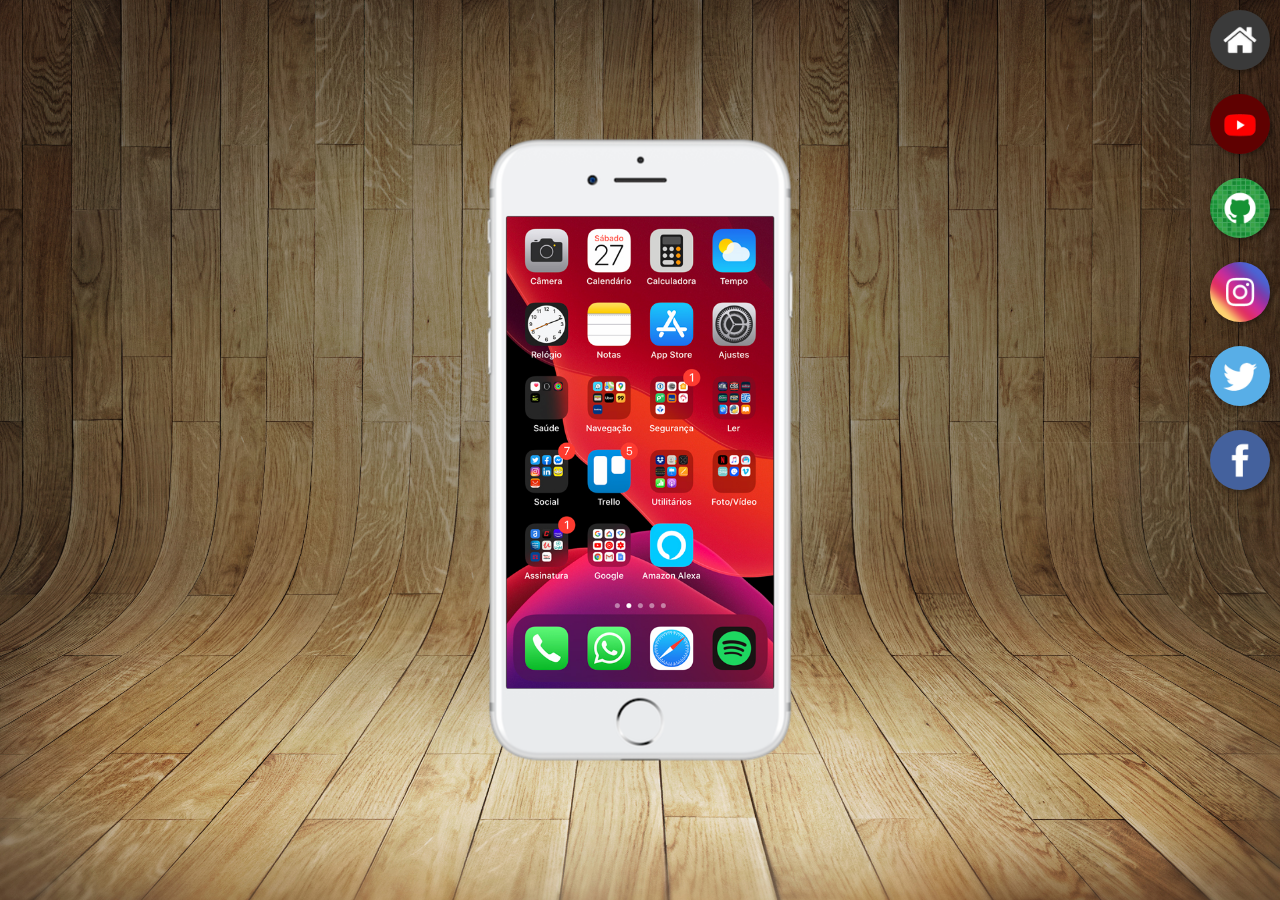
<file: index.html>
<!DOCTYPE html>
<html lang="pt-br">
<head>
    <meta charset="UTF-8">
    <meta name="viewport" content="width=device-width, initial-scale=1.0">
    <link rel="shortcut icon" href="favicon.ico" type="image/x-icon">
    <link rel="stylesheet" href="estilos/estilos.css">
    <title>Projeto Redes Sociais</title>
</head>
<body>
    <main>
        <section id="telefone">
            <iframe src="home.html" name="tela" id="tela" frameborder="0">
                Seu navegador não é compatível com isso.
            </iframe>
        </section>
        <section id="redes-sociais">
            <a href="home.html" target="tela"><img src="imagens/logo-home.jpg" alt="home"></a><br>
            <a href="youtube.html" target="tela"><img src="imagens/logo-youtube.jpg" alt="youtube"></a><br>
            <a href="github.html" target="tela"><img src="imagens/logo-github.jpg" alt="github"></a><br>
            <a href="instagram.html" target="tela"><img src="imagens/logo-instagram.jpg" alt="instagram"></a><br>
            <a href="twitter.html" target="tela"><img src="imagens/logo-twitter.jpg" alt="twitter"></a><br>
            <a href="facebook.html" target="tela"><img src="imagens/logo-facebook.jpg" alt="facebook"></a>
        </section>
        
    </main>
</body>
</html>
</file>
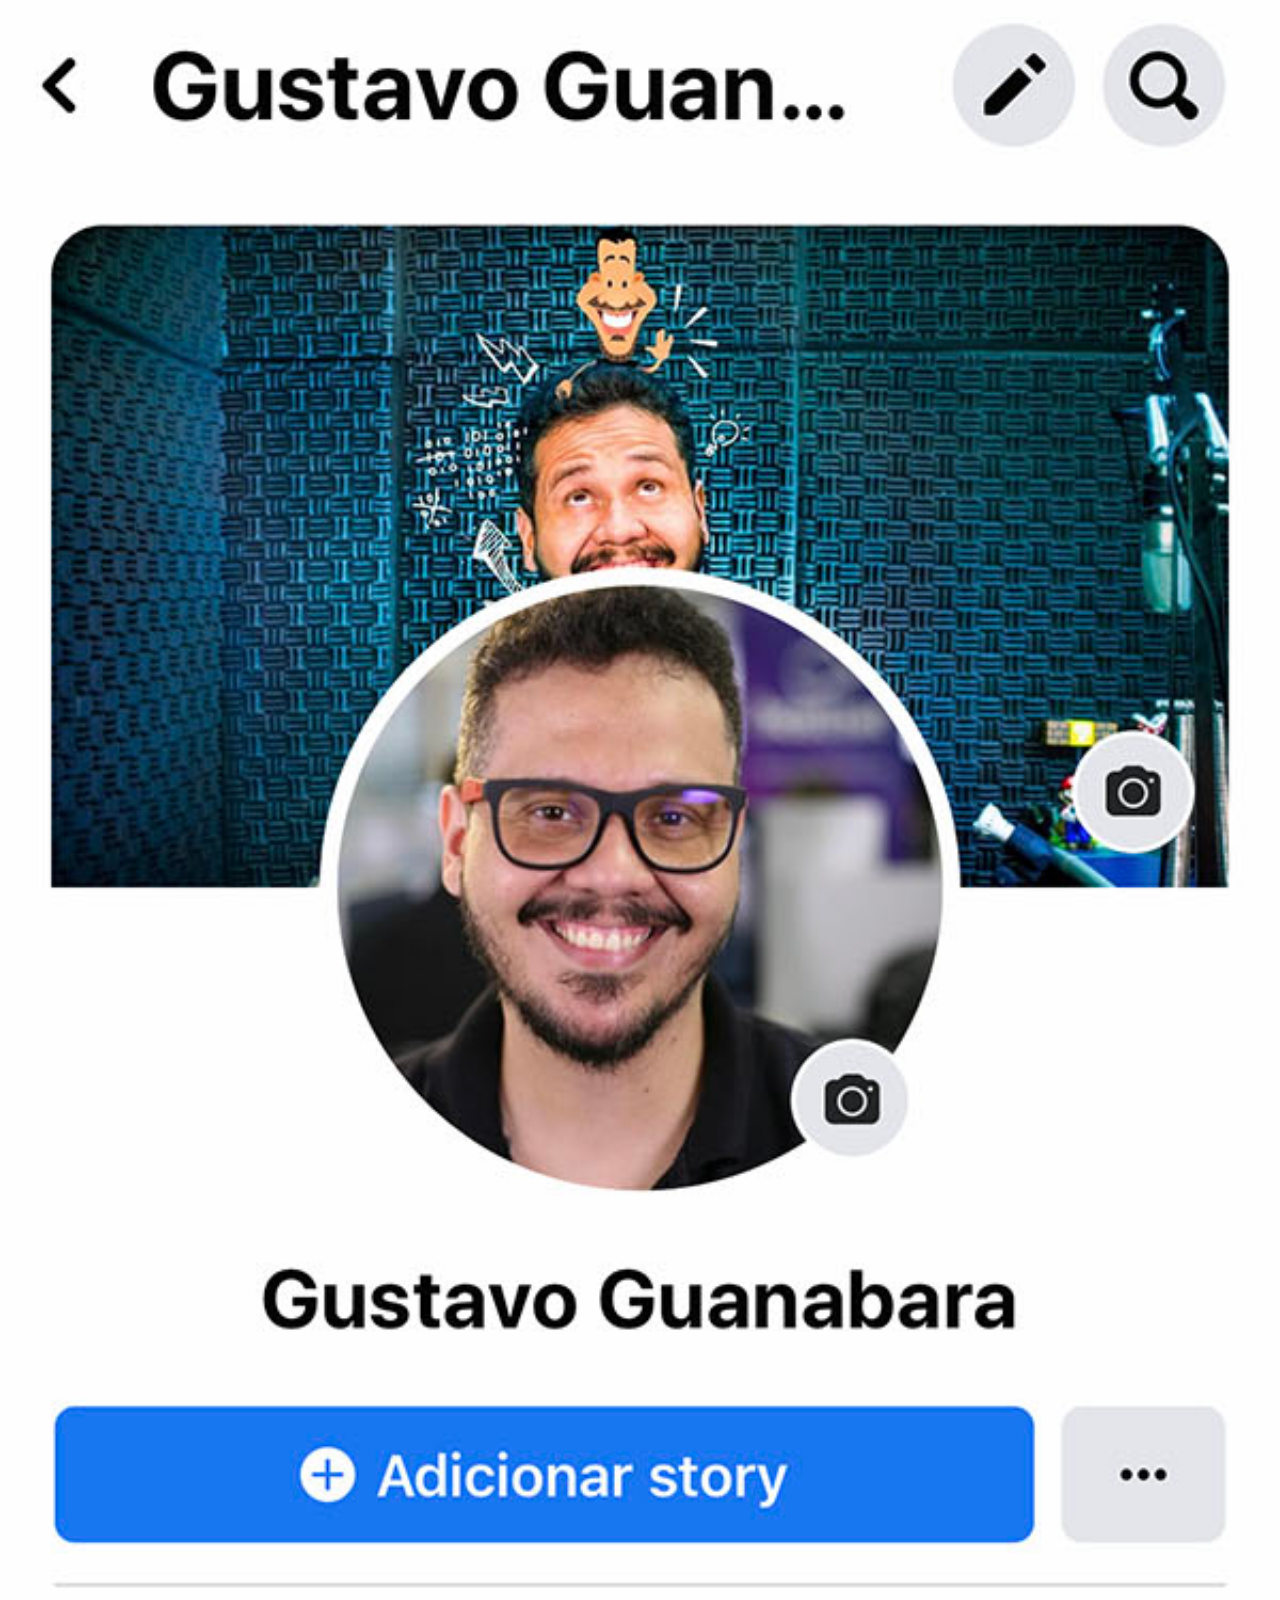
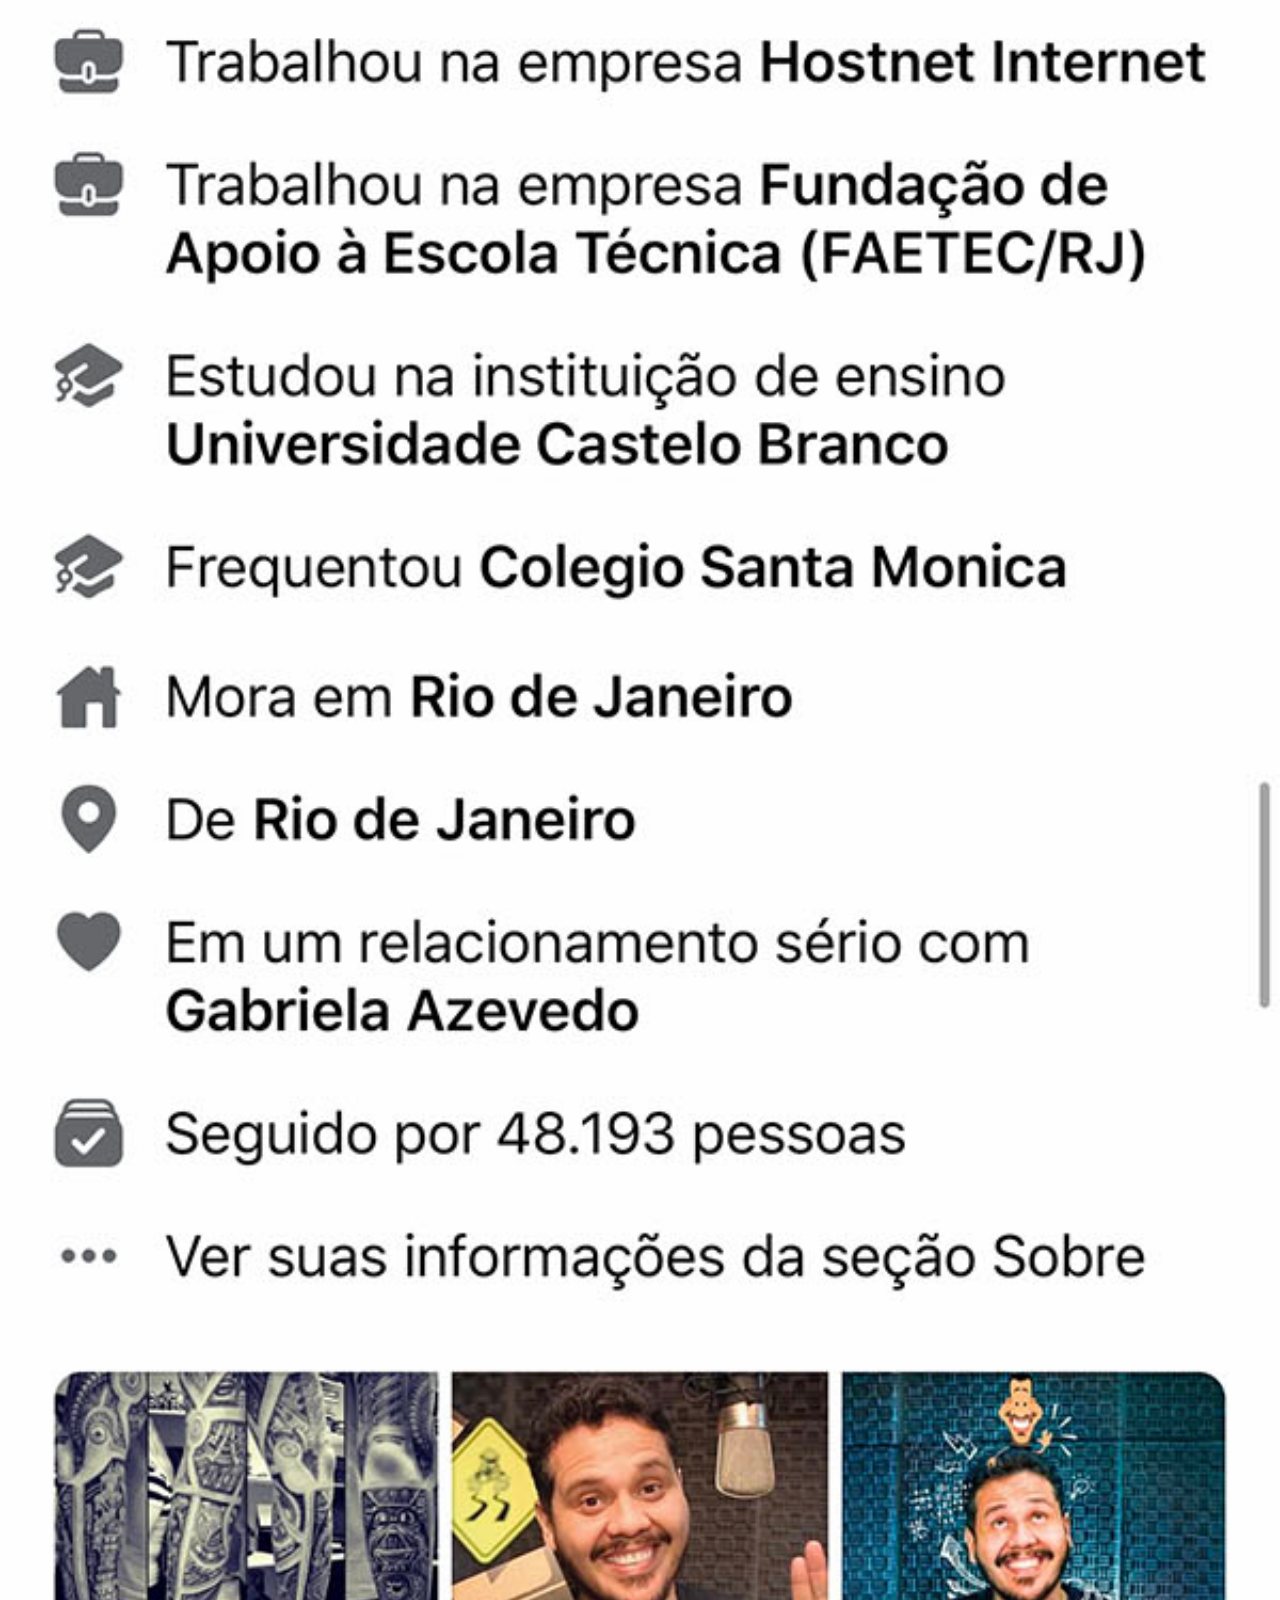
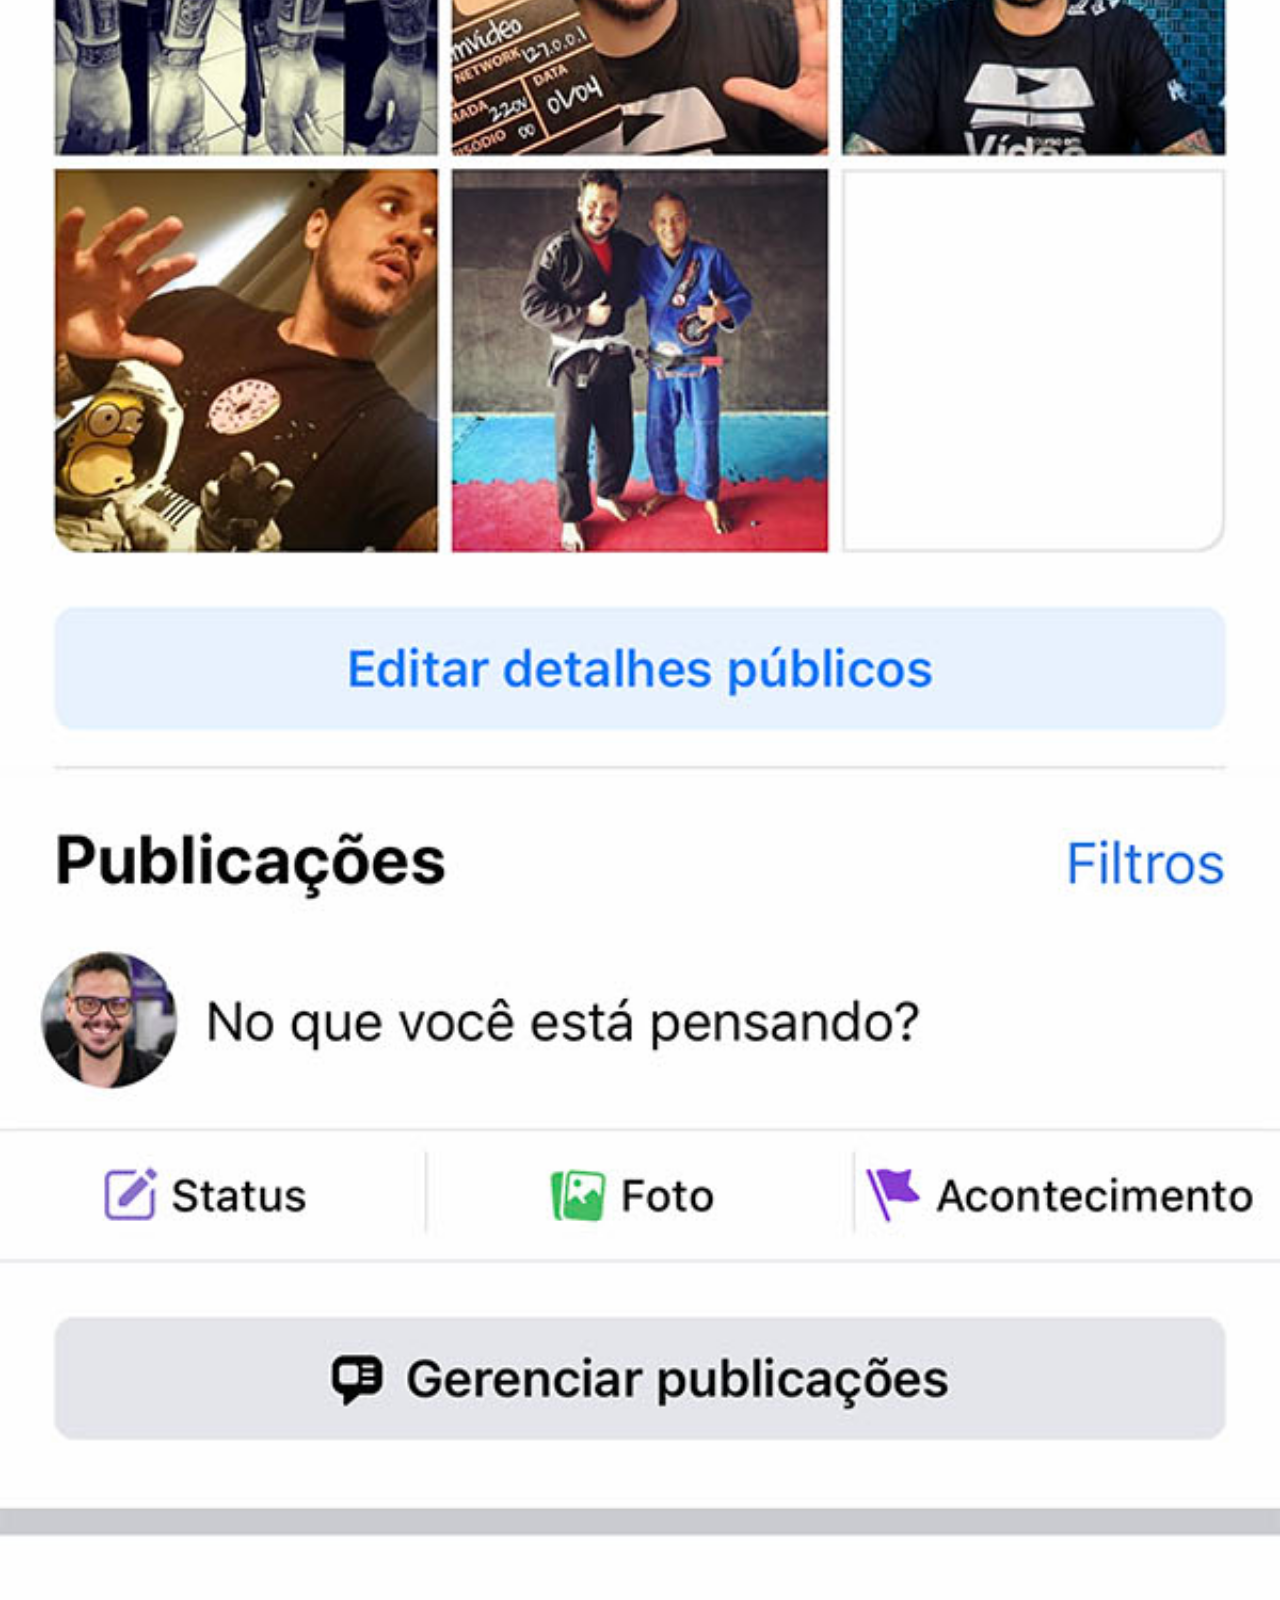
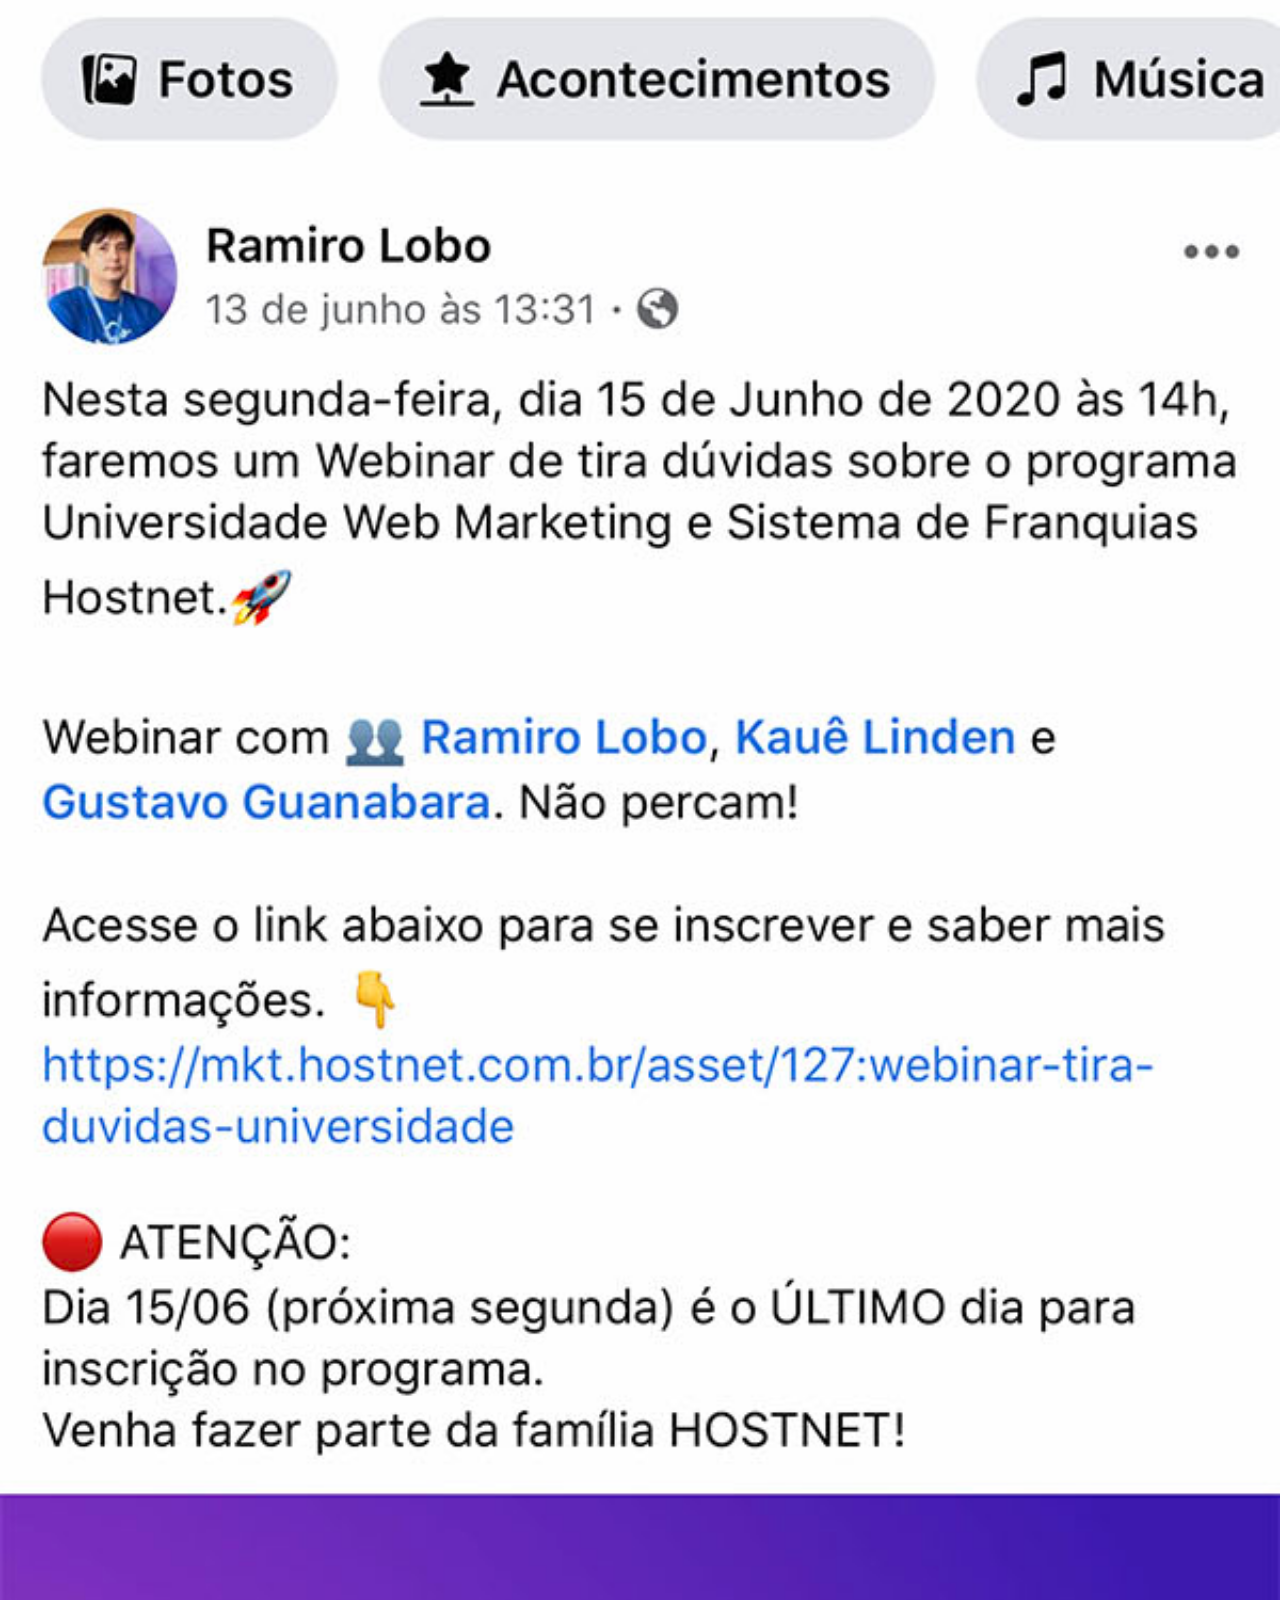
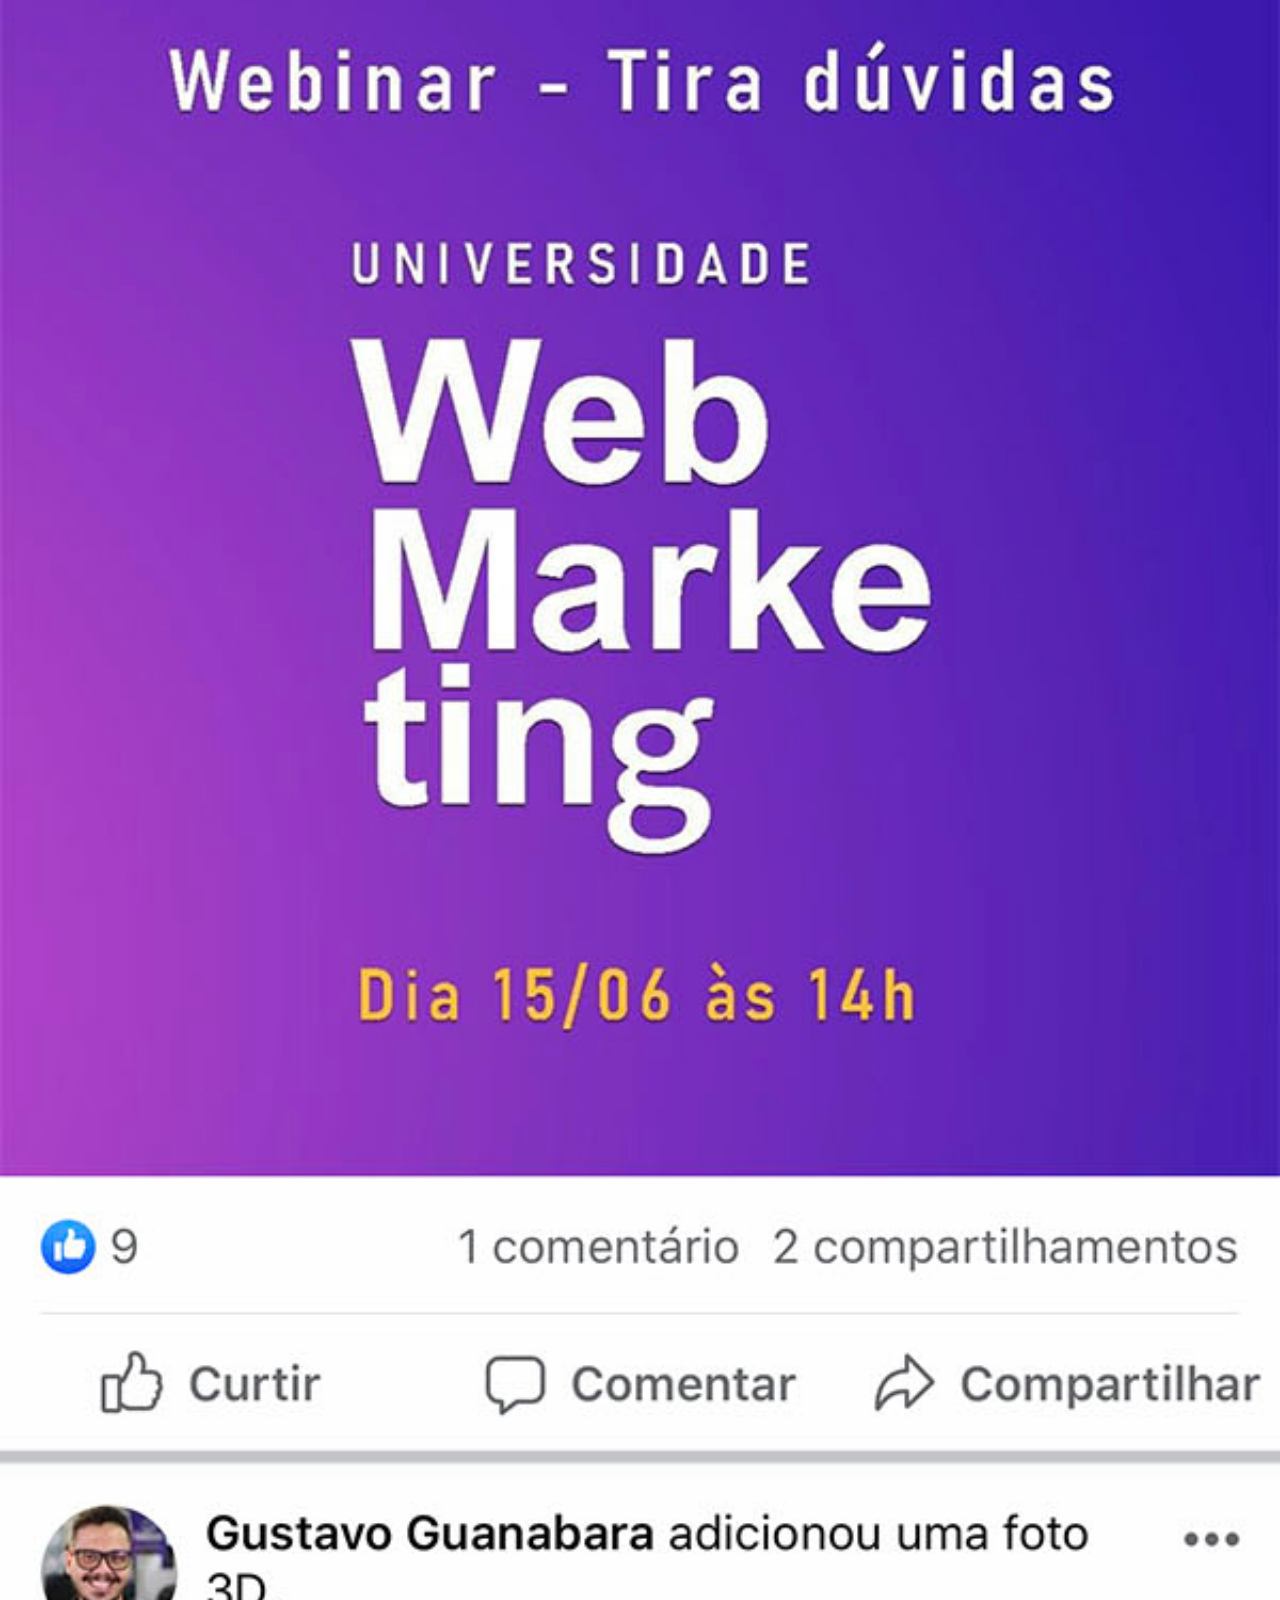
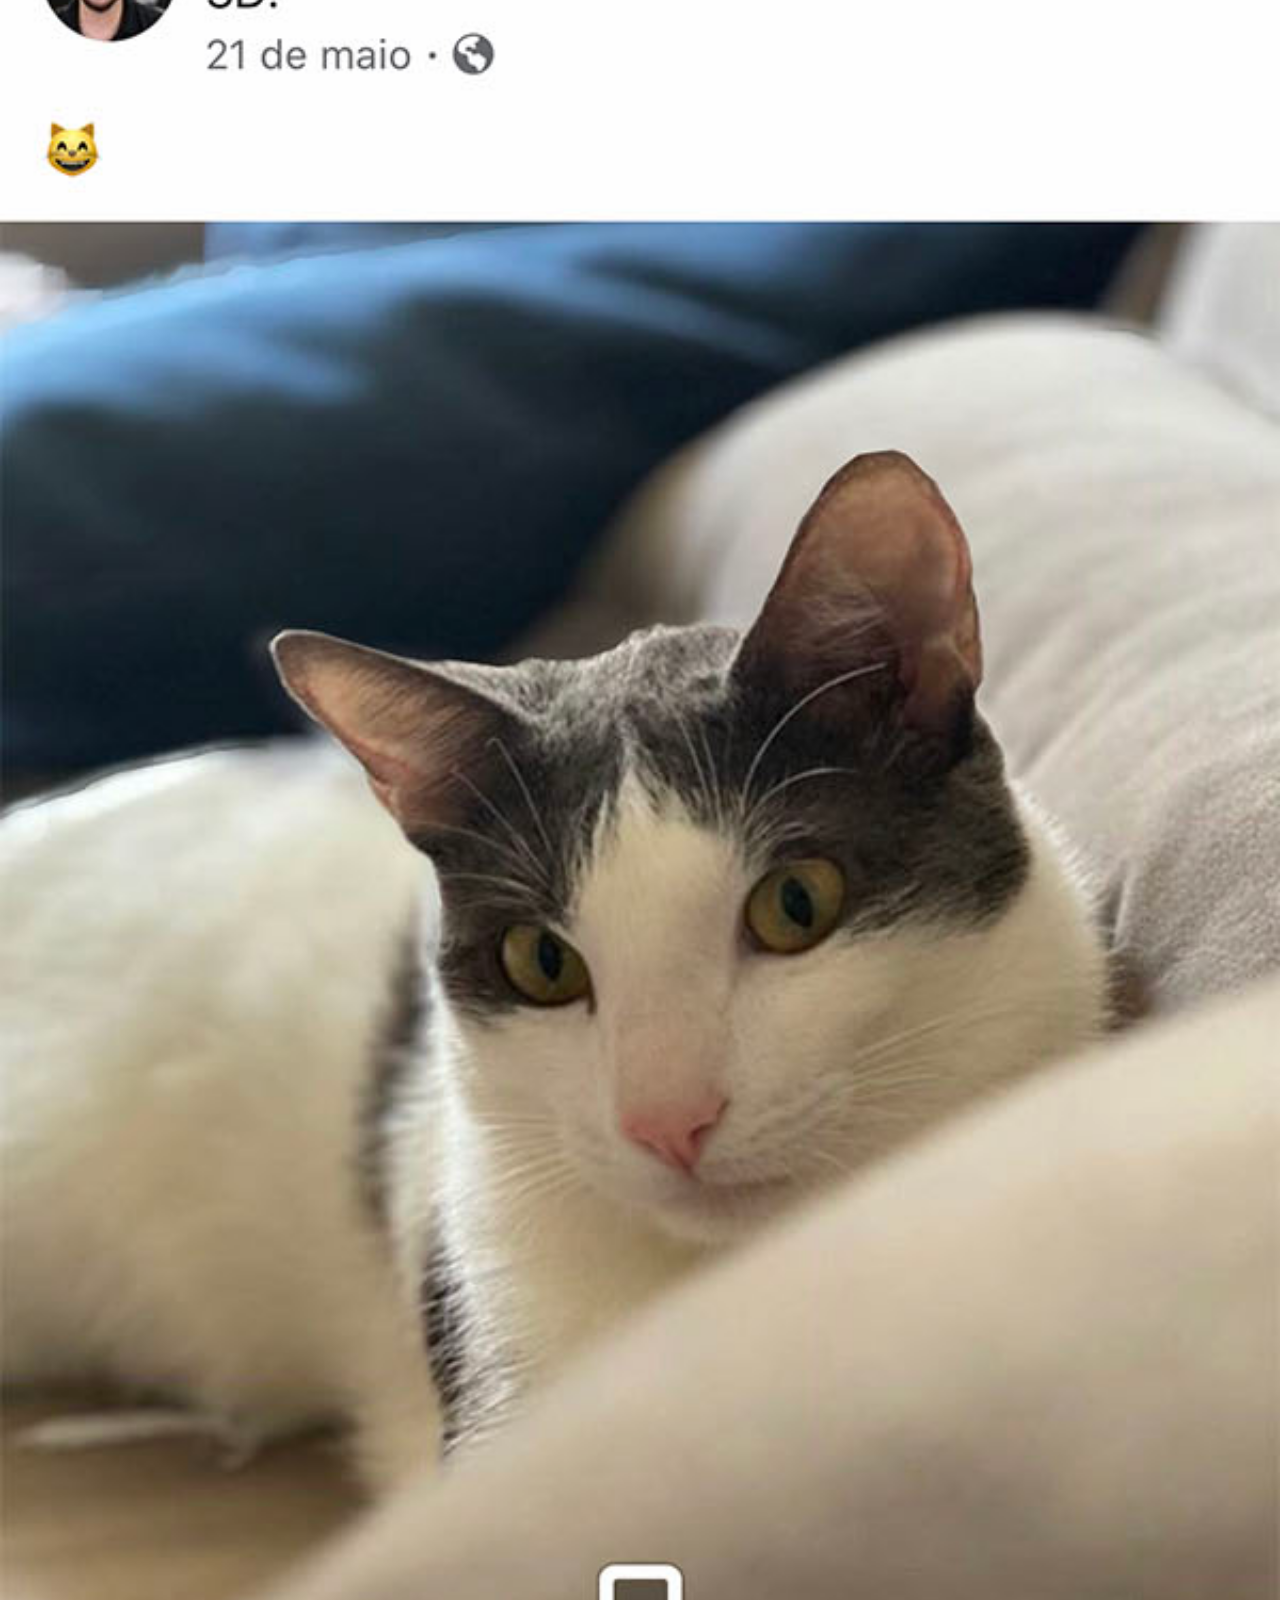
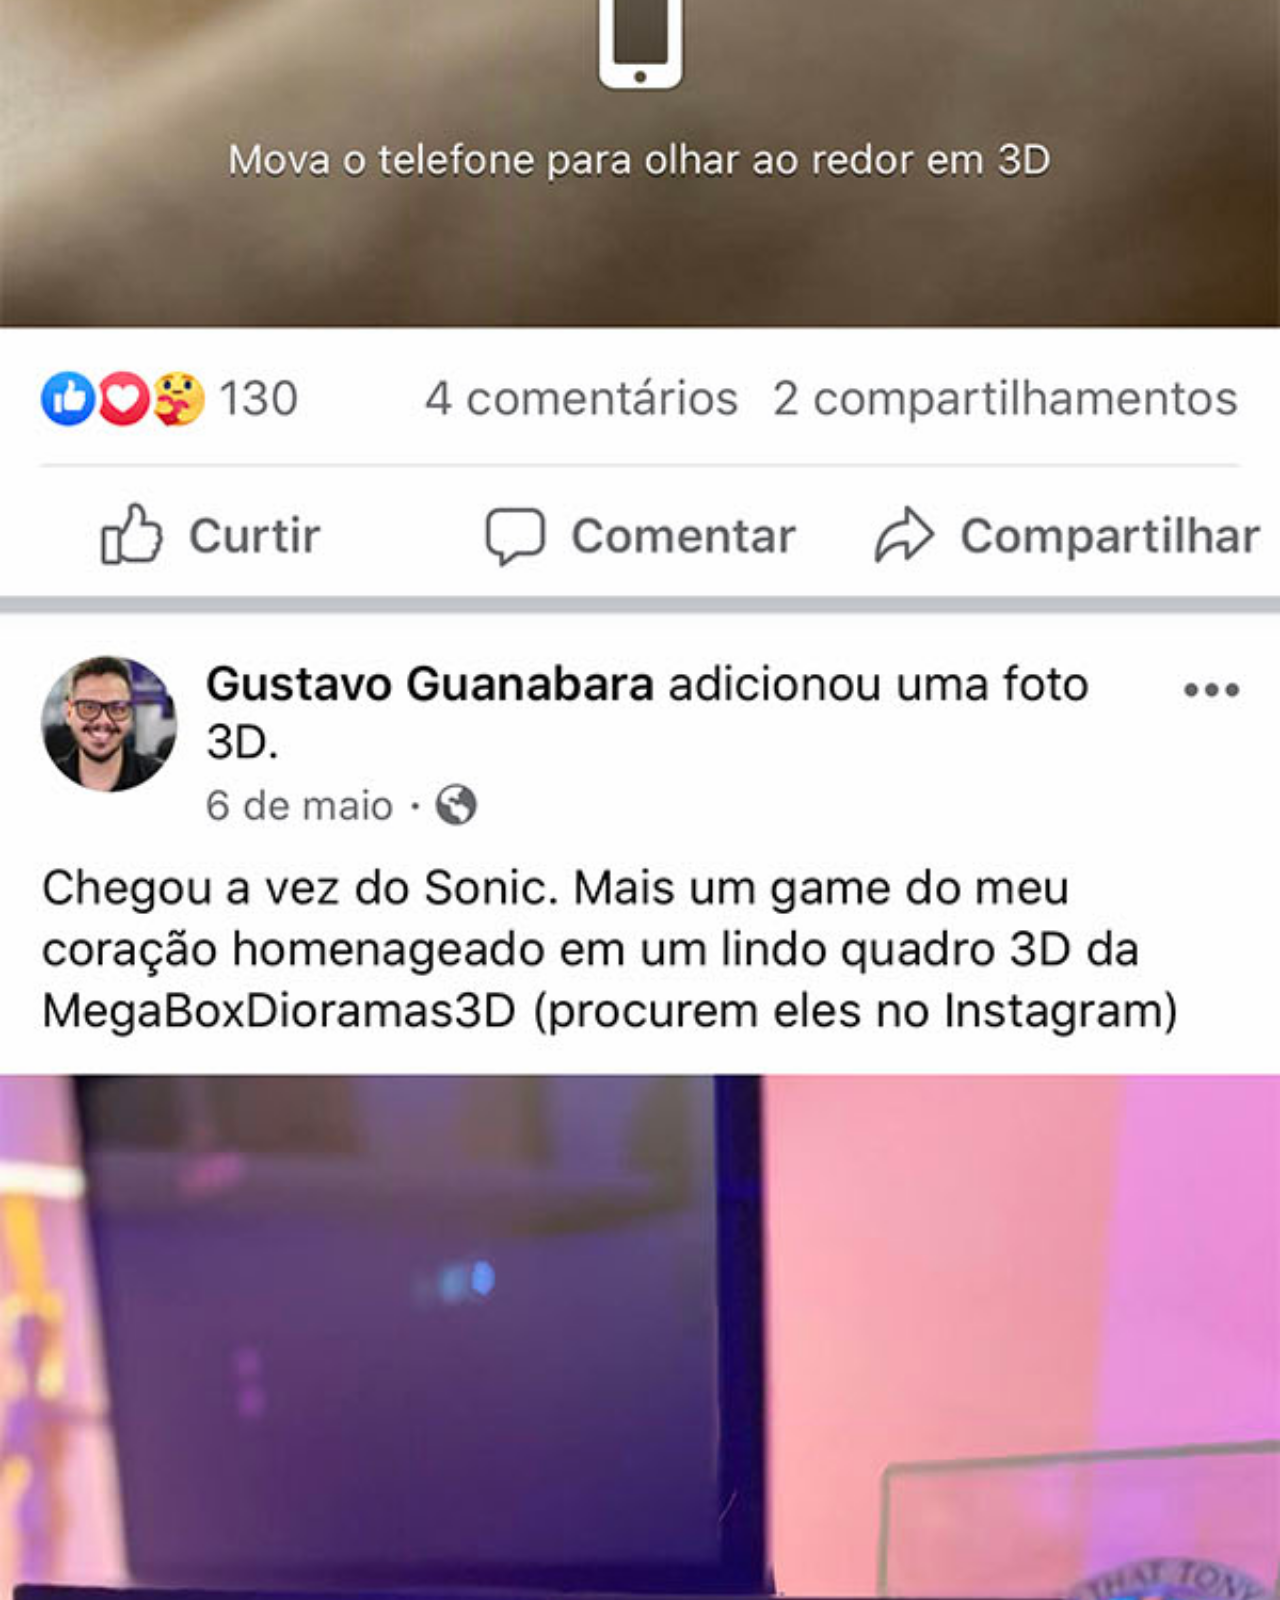
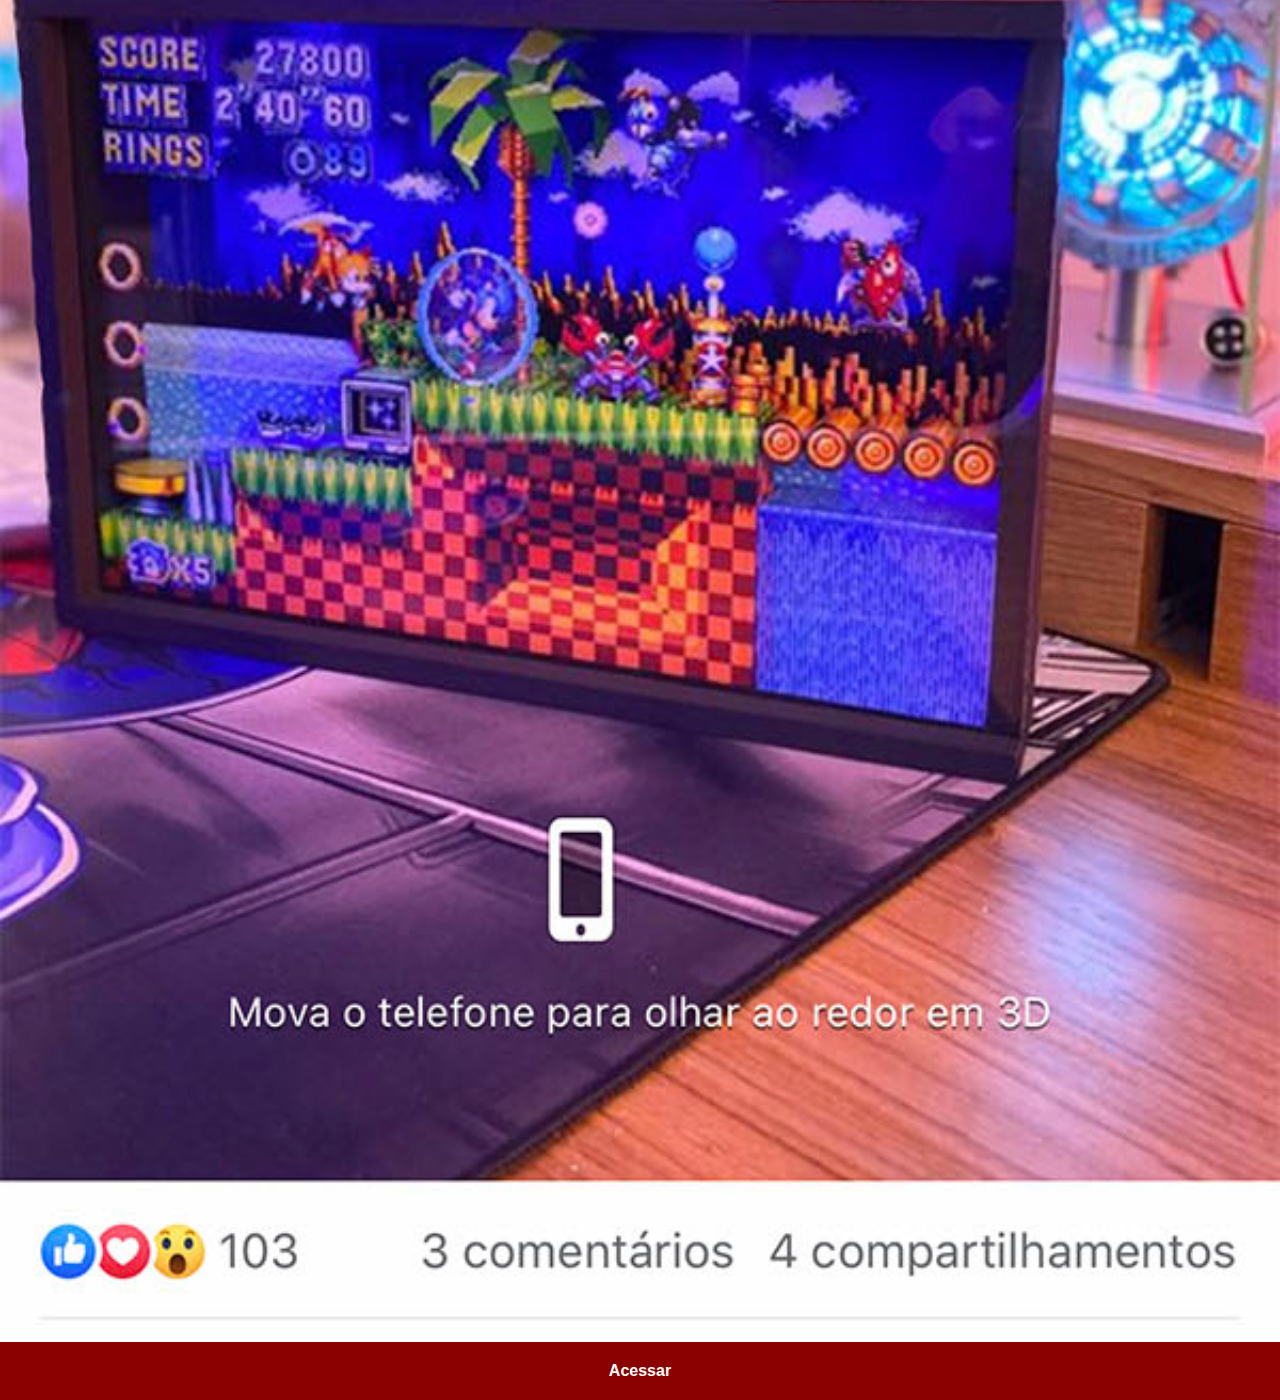
<file: facebook.html>
<!DOCTYPE html>
<html lang="pt-br">
<head>
    <meta charset="UTF-8">
    <meta name="viewport" content="width=device-width, initial-scale=1.0">
    <title>Facebook</title>
    <link rel="stylesheet" href="estilos/social.css">
</head>
<body>
    <img src="imagens/tela-facebook.jpg" alt="facebook">
    <a href="https://www.facebook.com/gustavoguanabara" target="_blank">Acessar</a>
</body>
</html>
</file>
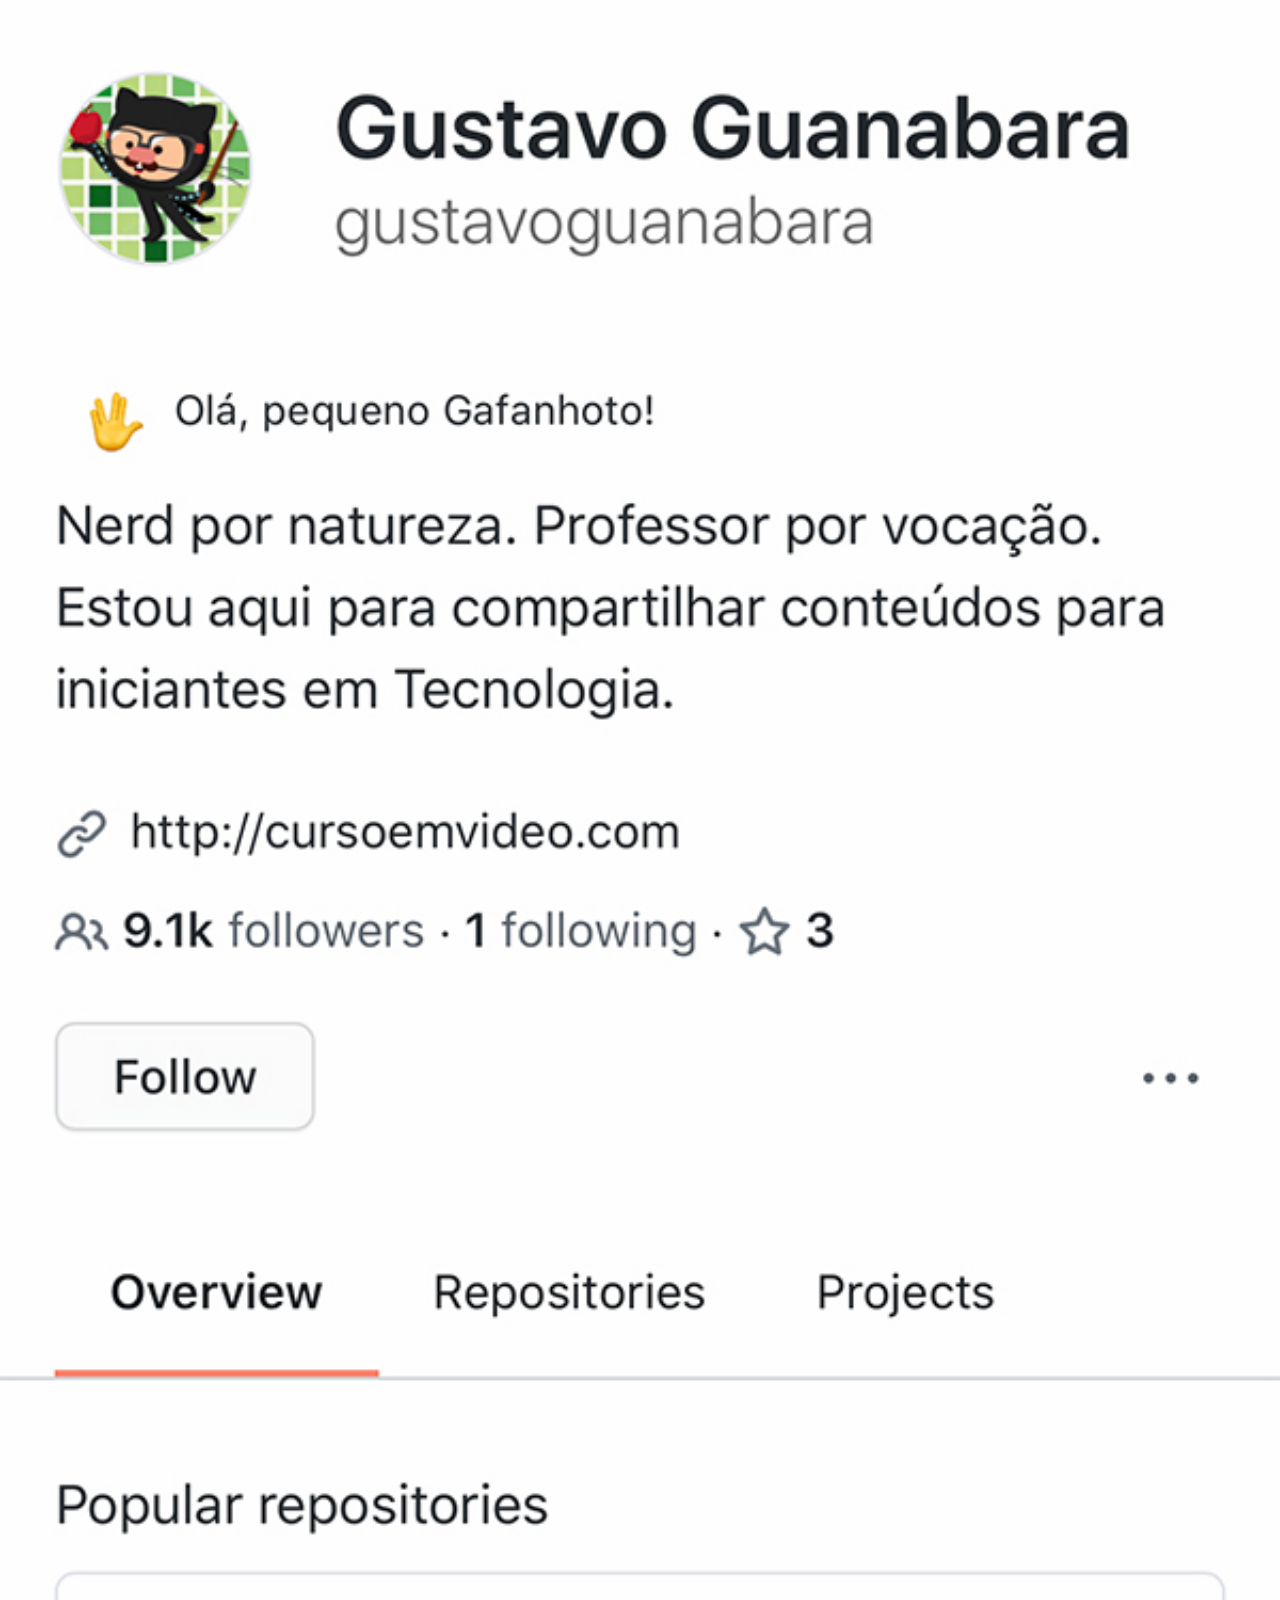
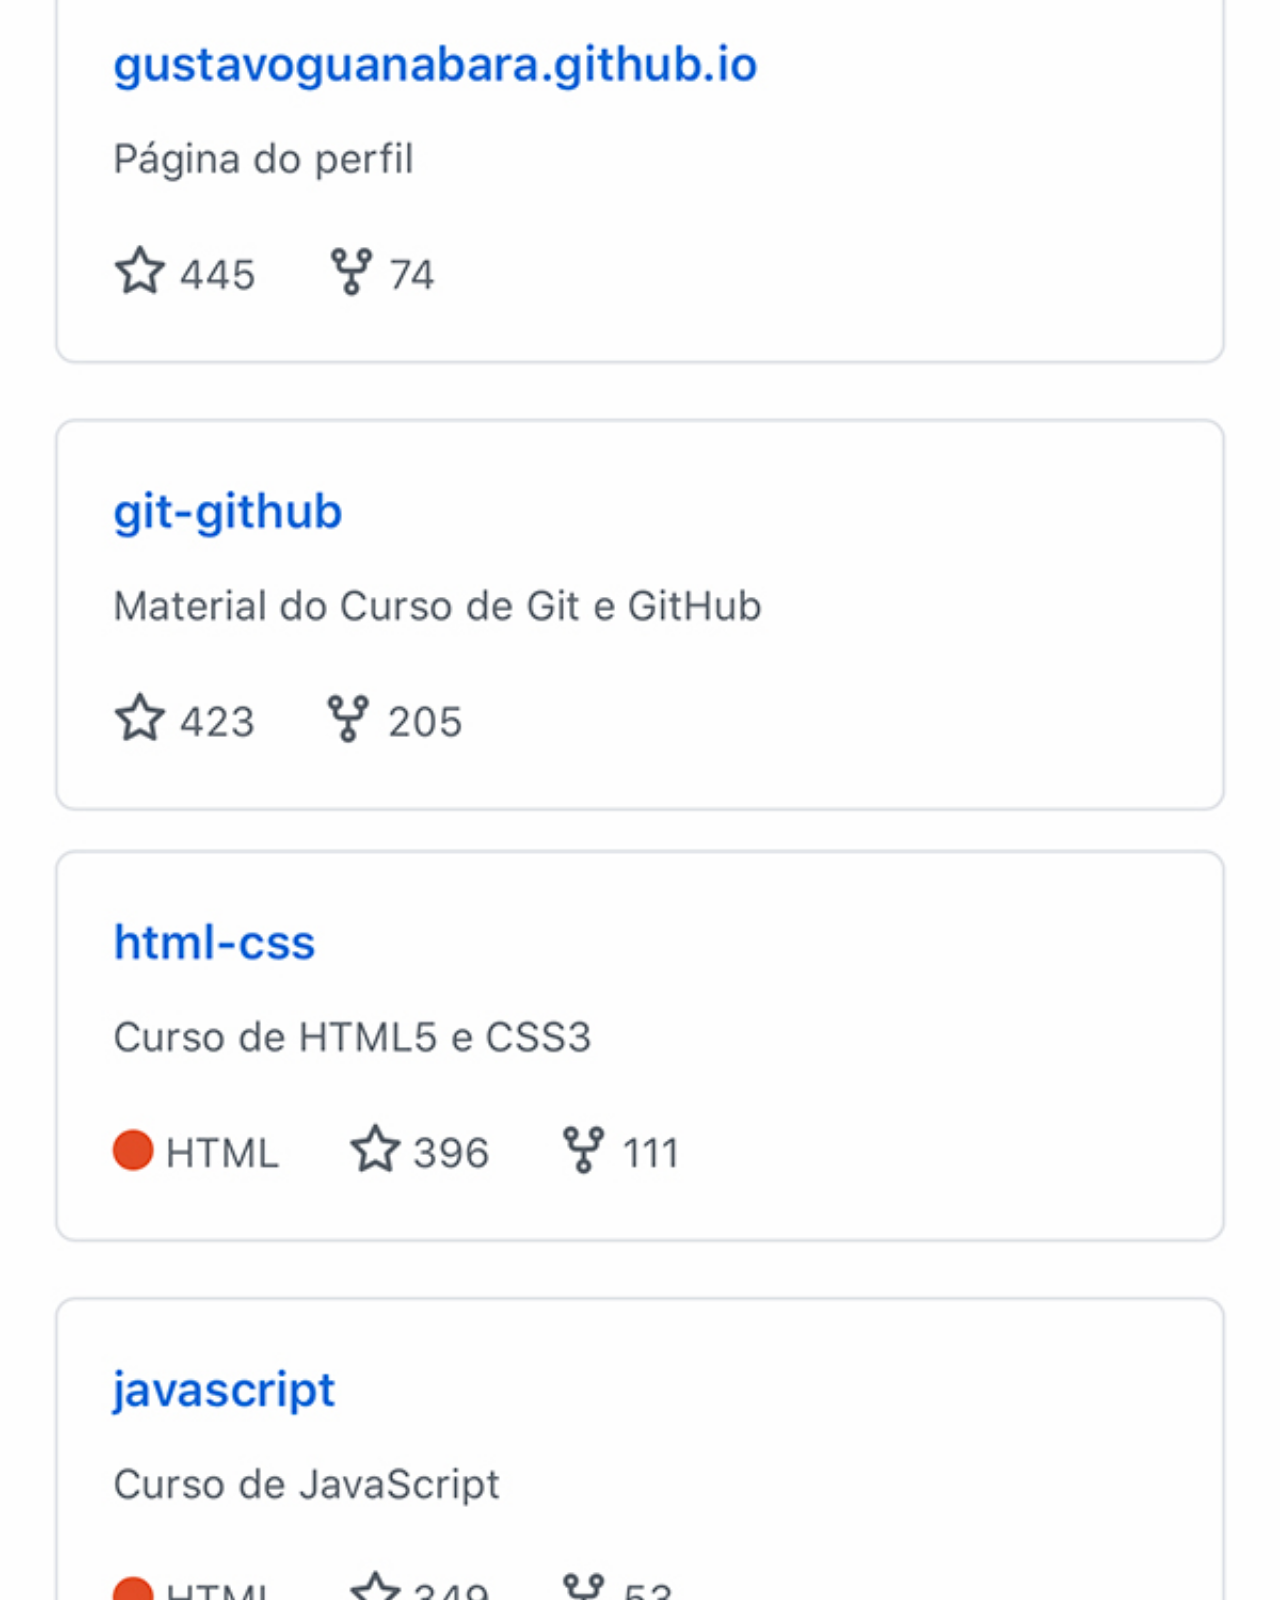
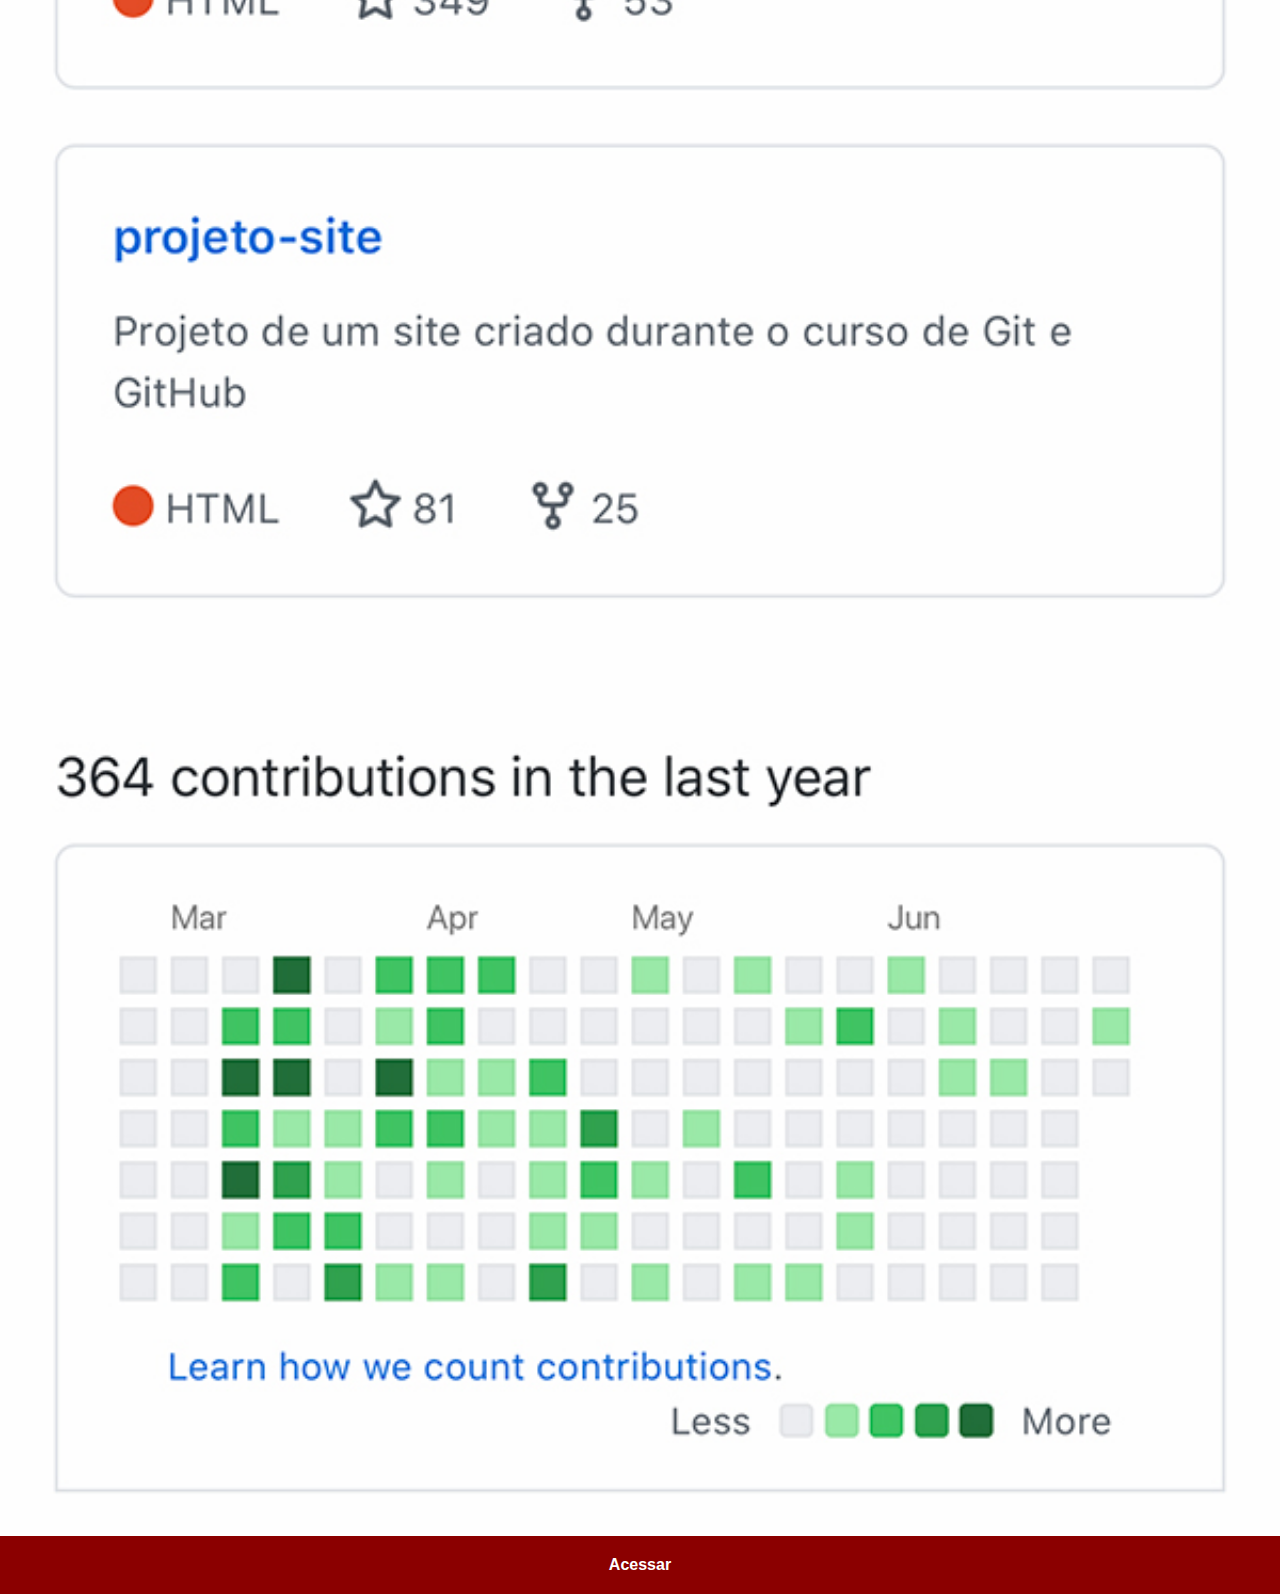
<file: github.html>
<!DOCTYPE html>
<html lang="pt-br">
<head>
    <meta charset="UTF-8">
    <meta name="viewport" content="width=device-width, initial-scale=1.0">
    <title>Github</title>
    <link rel="stylesheet" href="estilos/social.css">
</head>
<body>
    <img src="imagens/tela-github.jpg" alt="github">
    <a href="https://github.com/gustavoguanabara" target="_blank">Acessar</a>
</body>
</html>
</file>
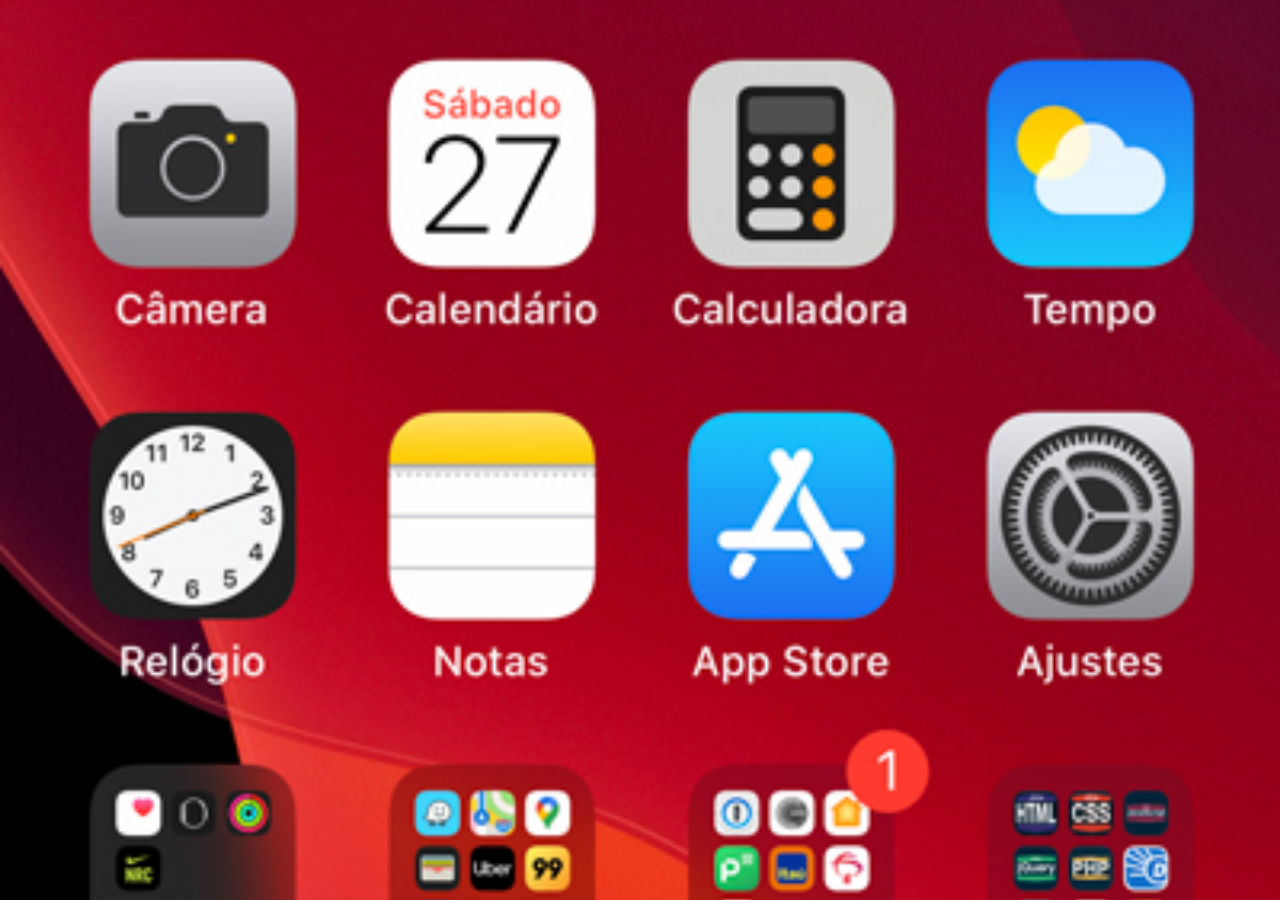
<file: home.html>
<!DOCTYPE html>
<html lang="pt-br">
<head>
    <meta charset="UTF-8">
    <meta name="viewport" content="width=device-width, initial-scale=1.0">
    <title>Home</title>
</head>

<style>
    * {
        margin: 0px;
        padding: 0px;

    }

    body{
        width: 100vw;
        height: 100vh;
        background: black url('imagens/tela-home.jpg') no-repeat top center;
        background-size: cover;
        
    }
</style>
<body>
    
</body>
</html>
</file>
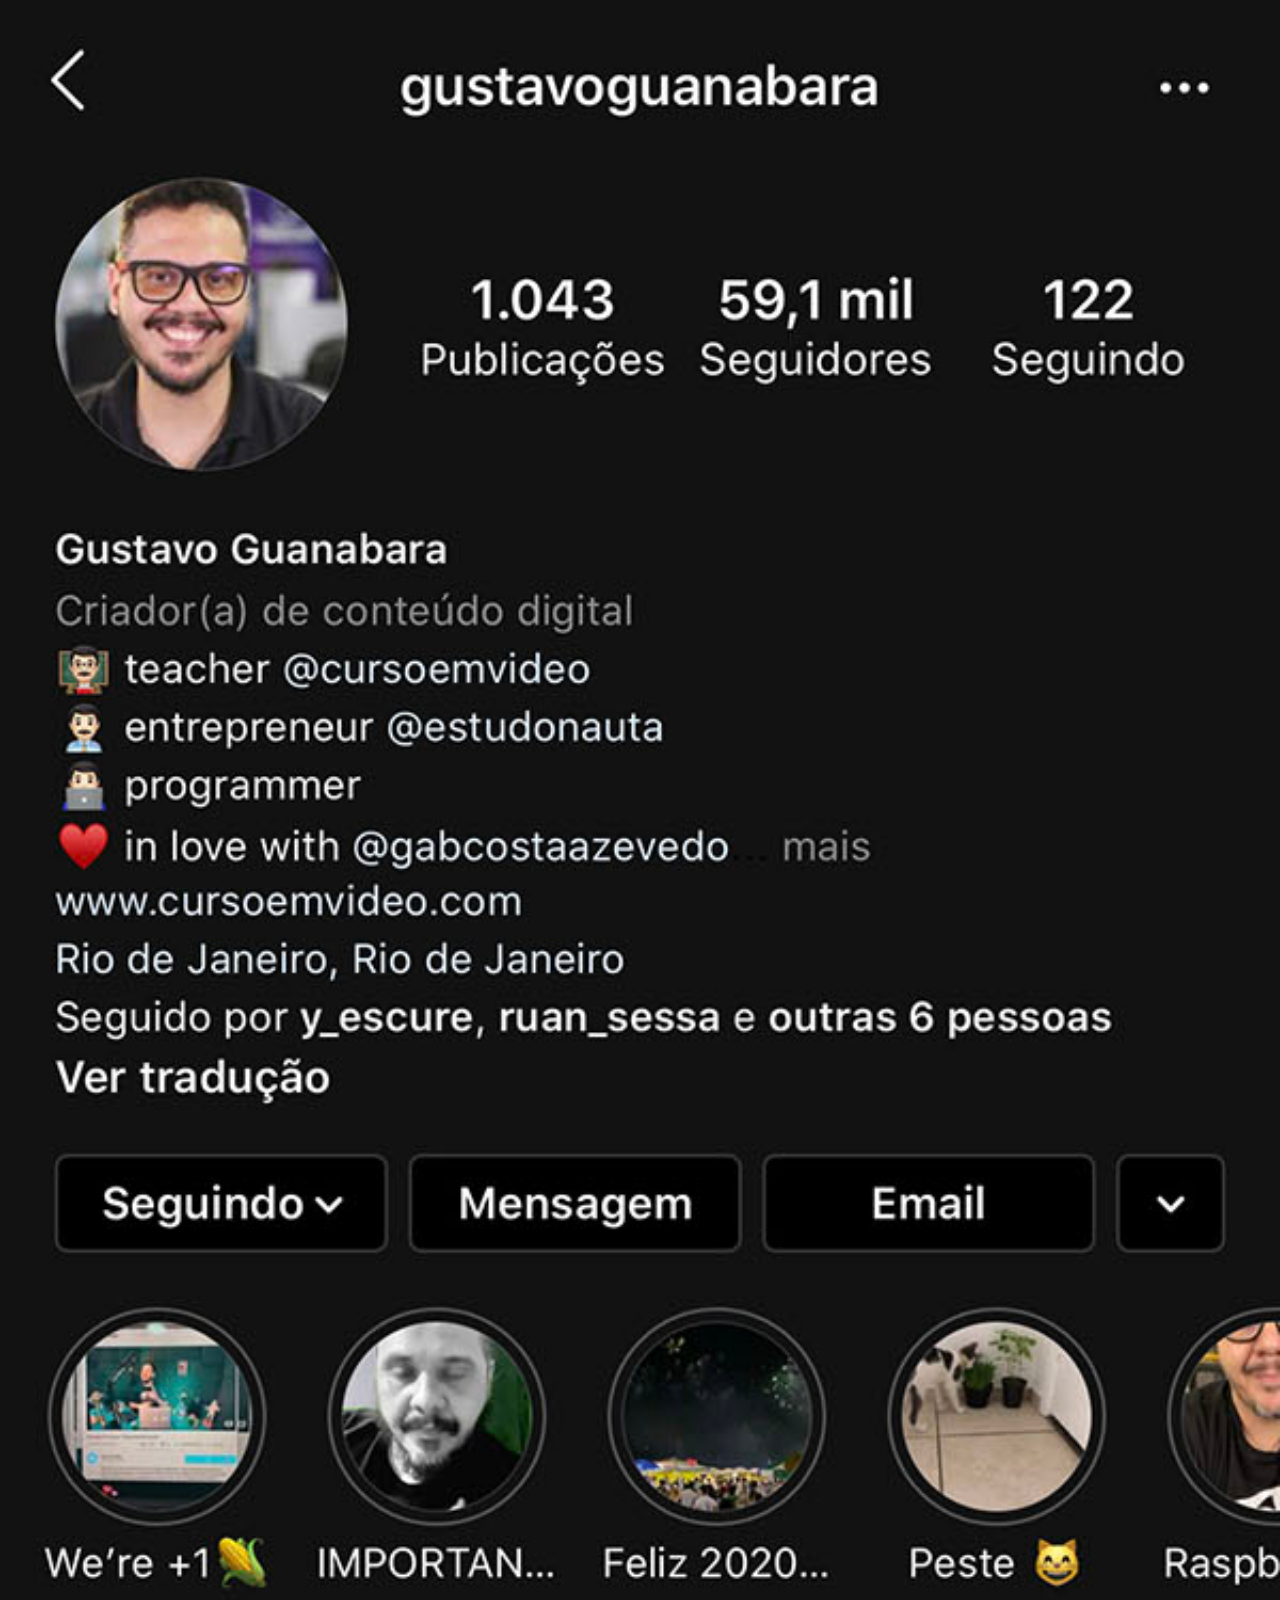
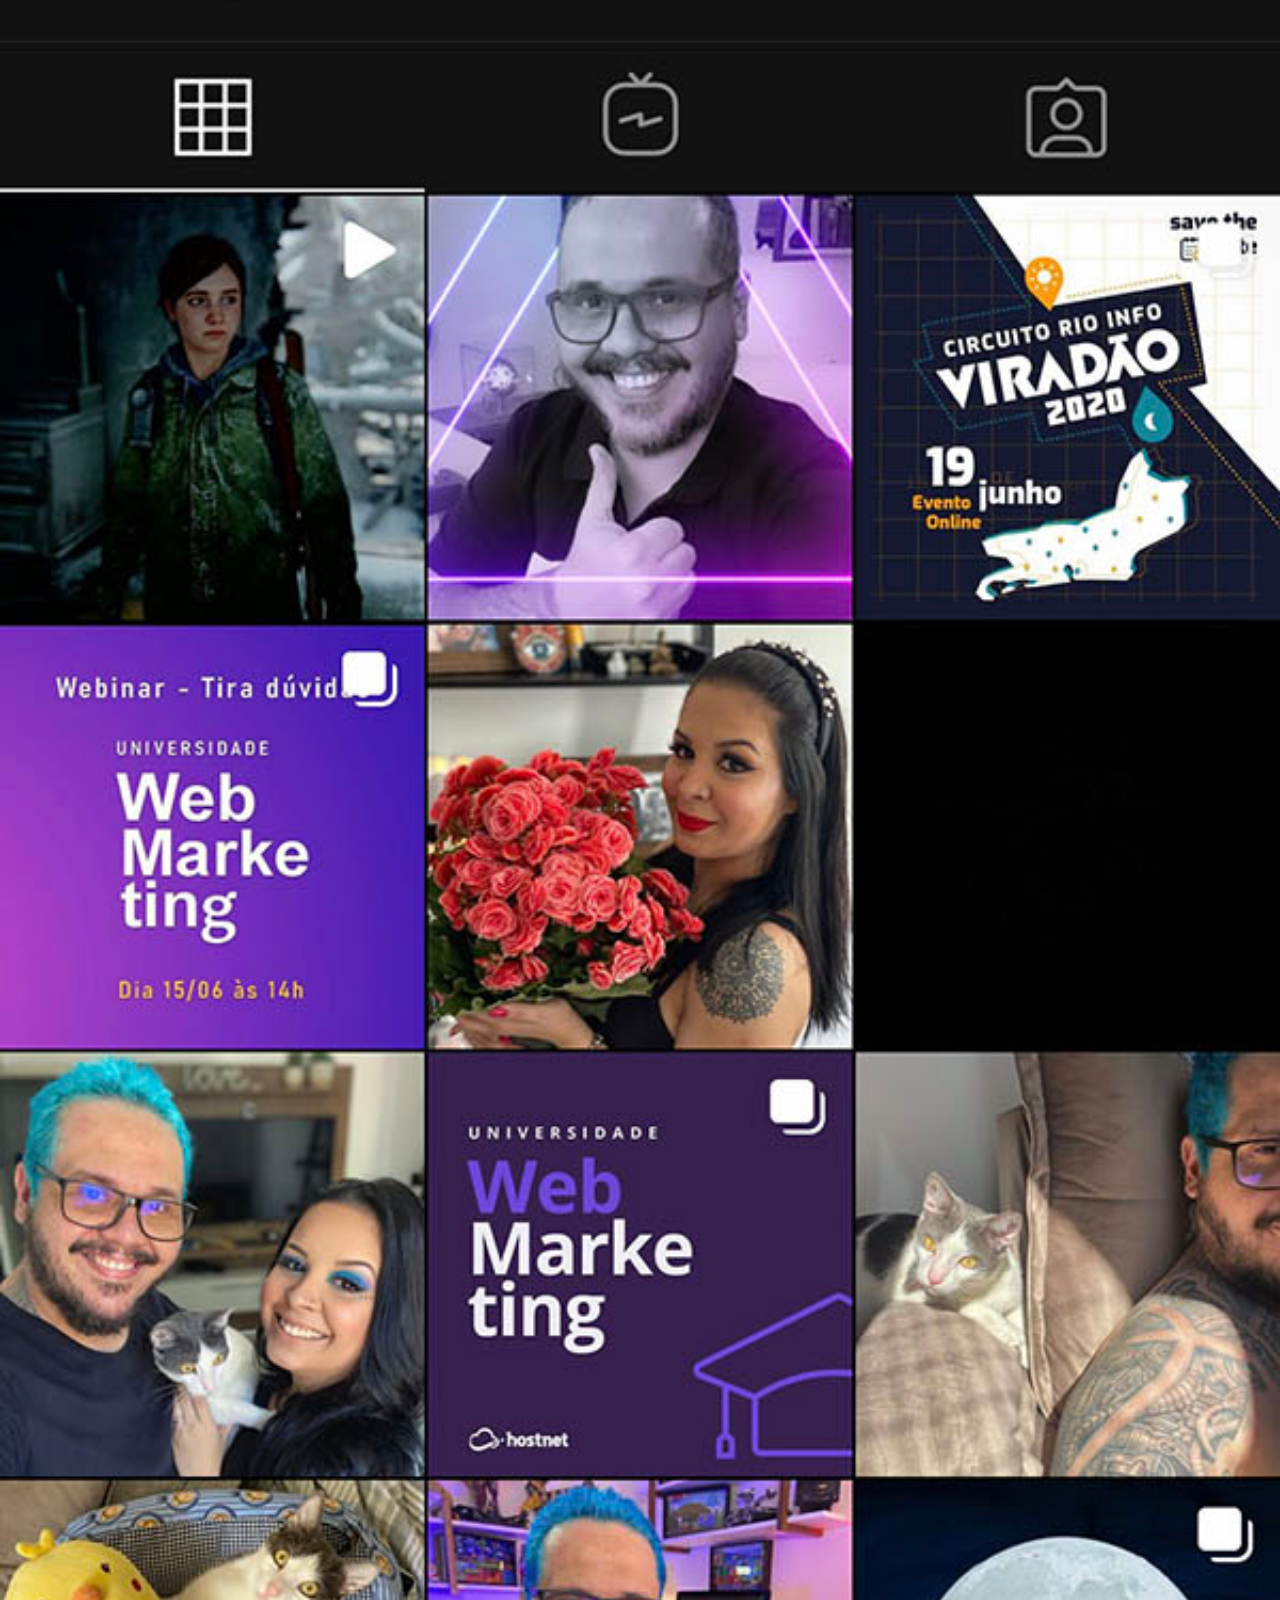
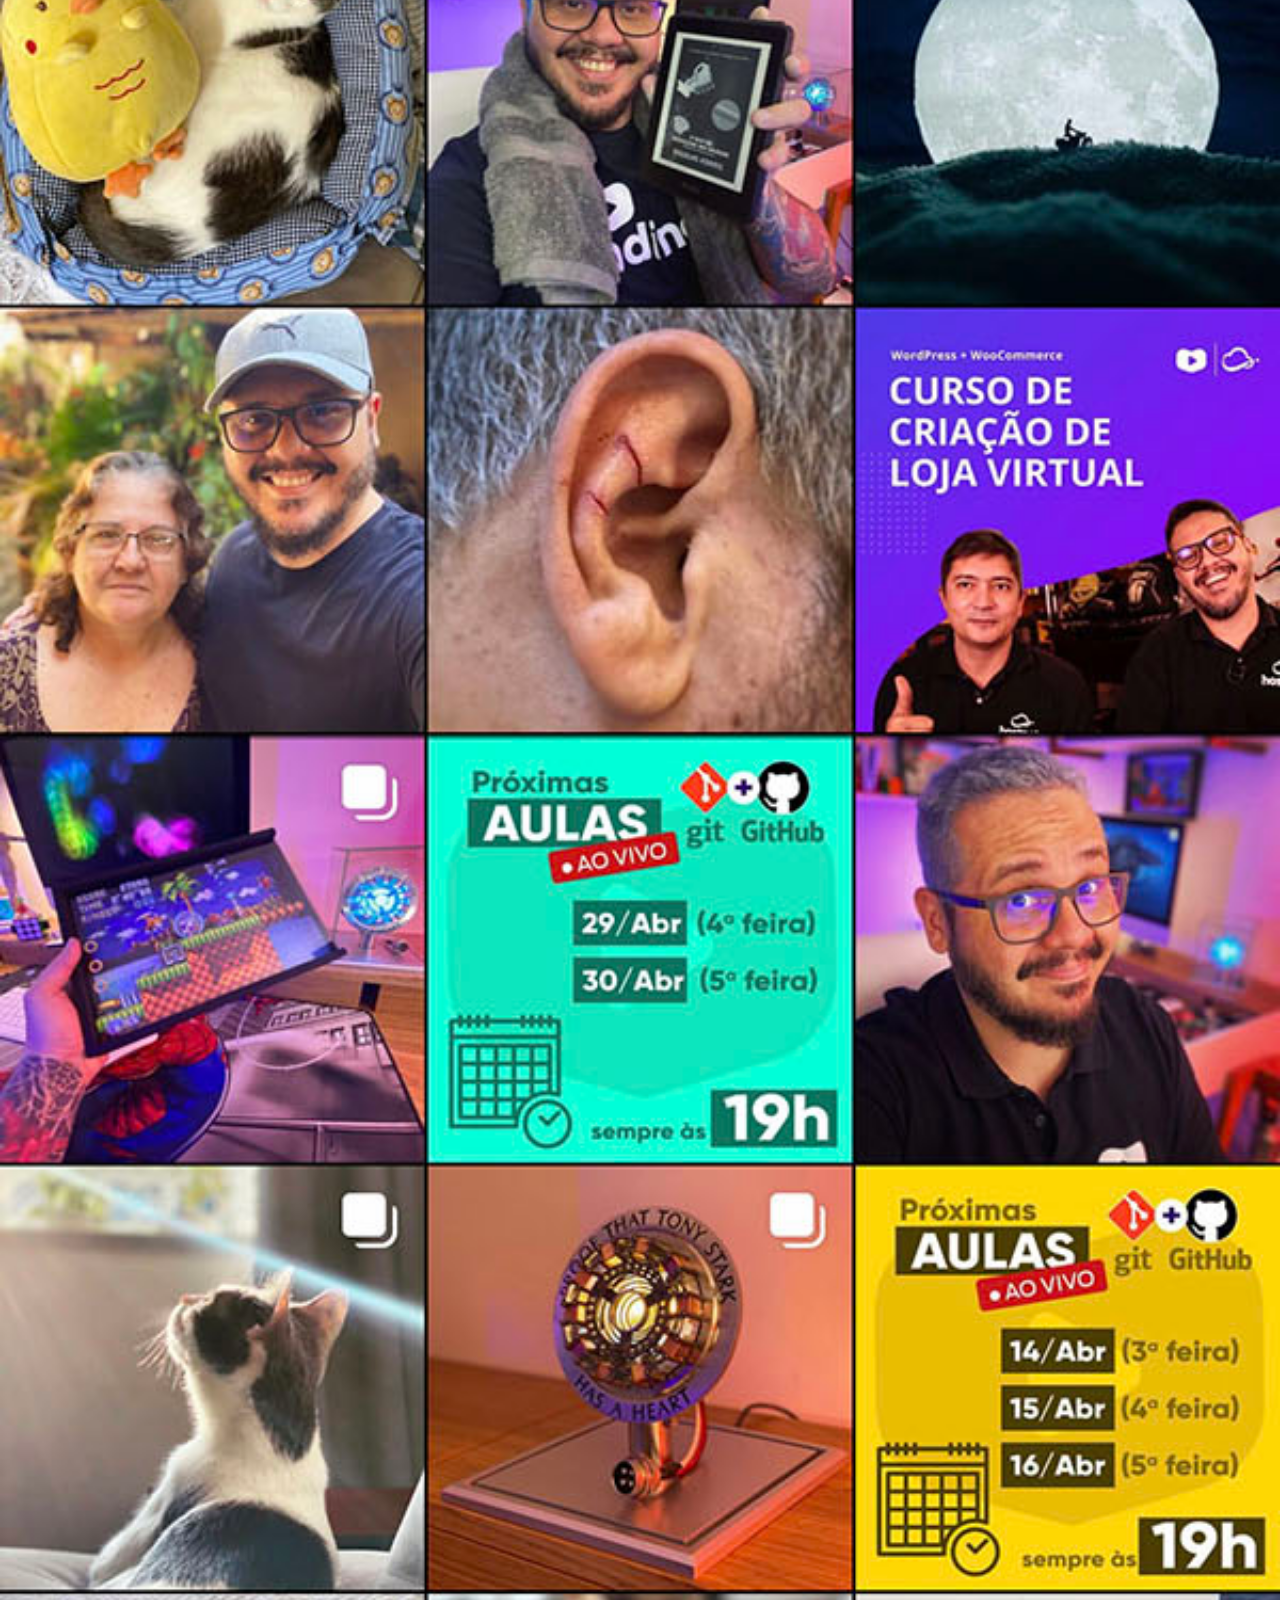
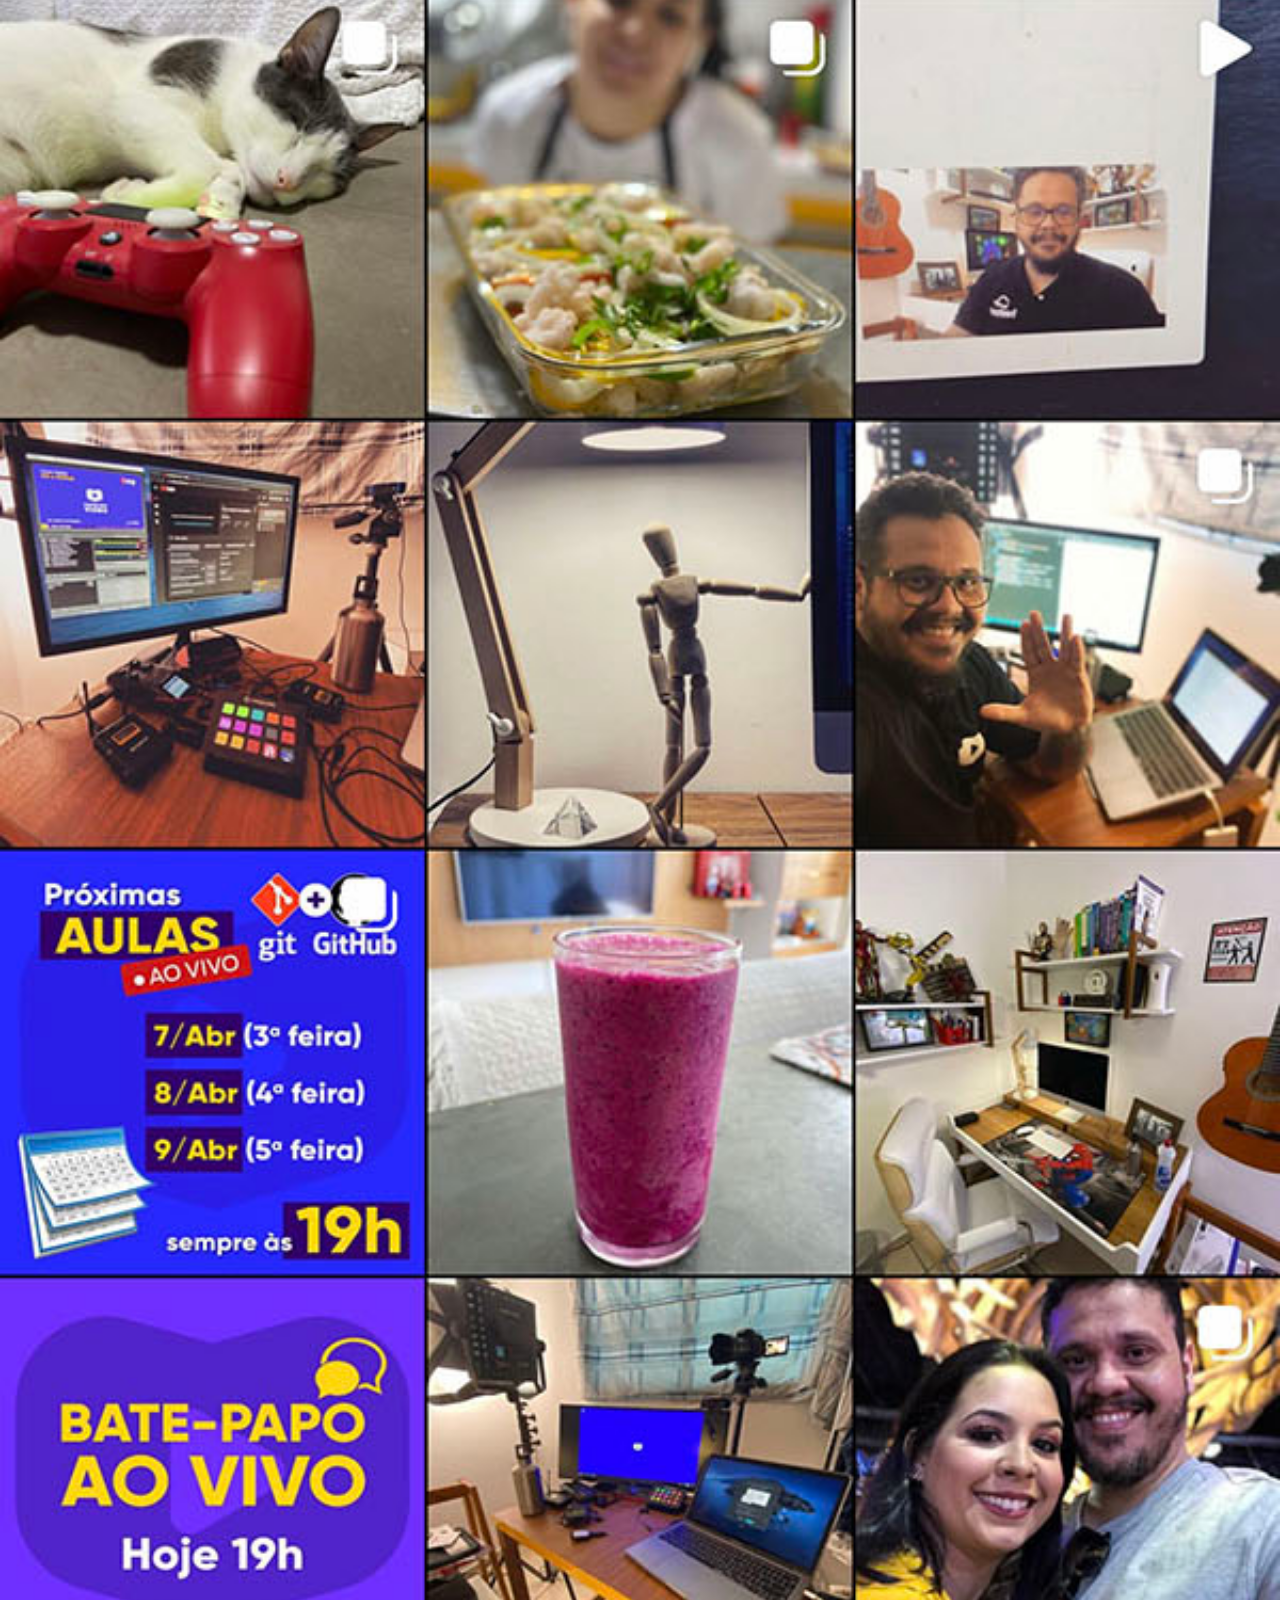
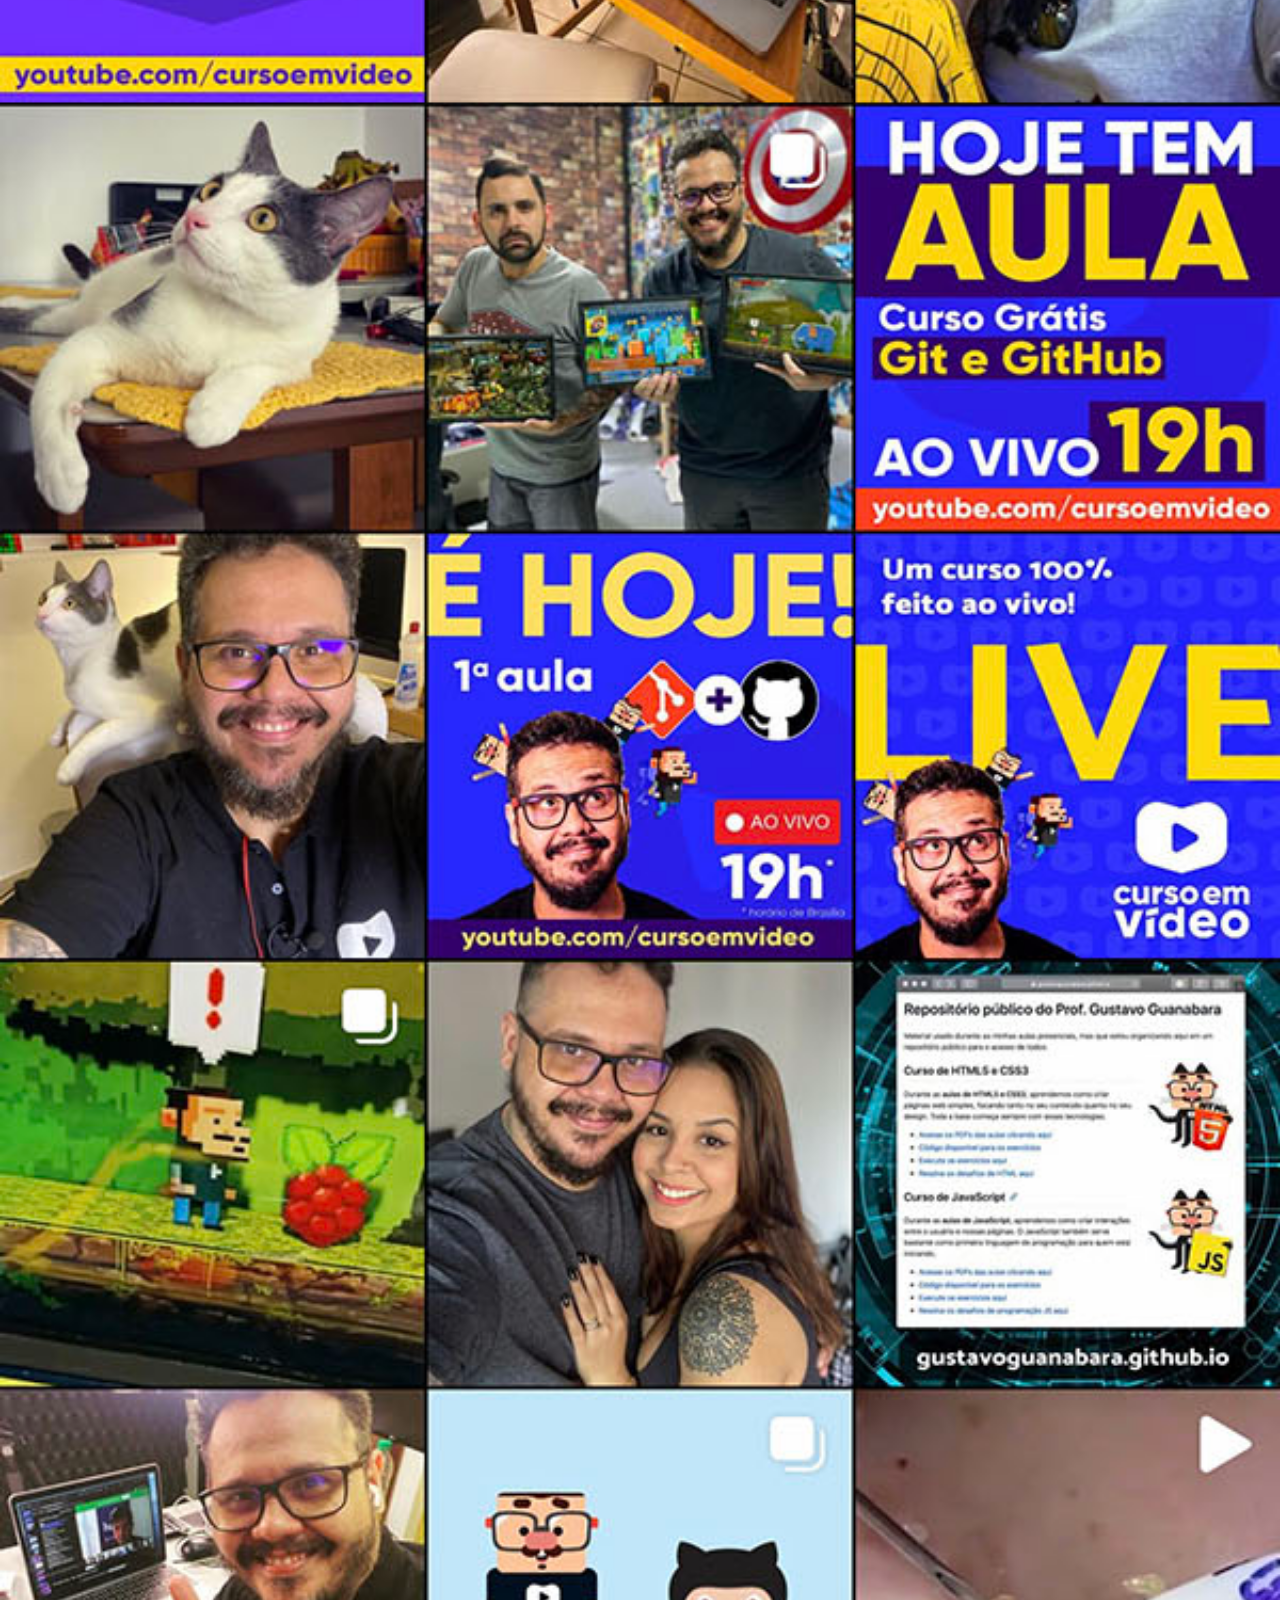
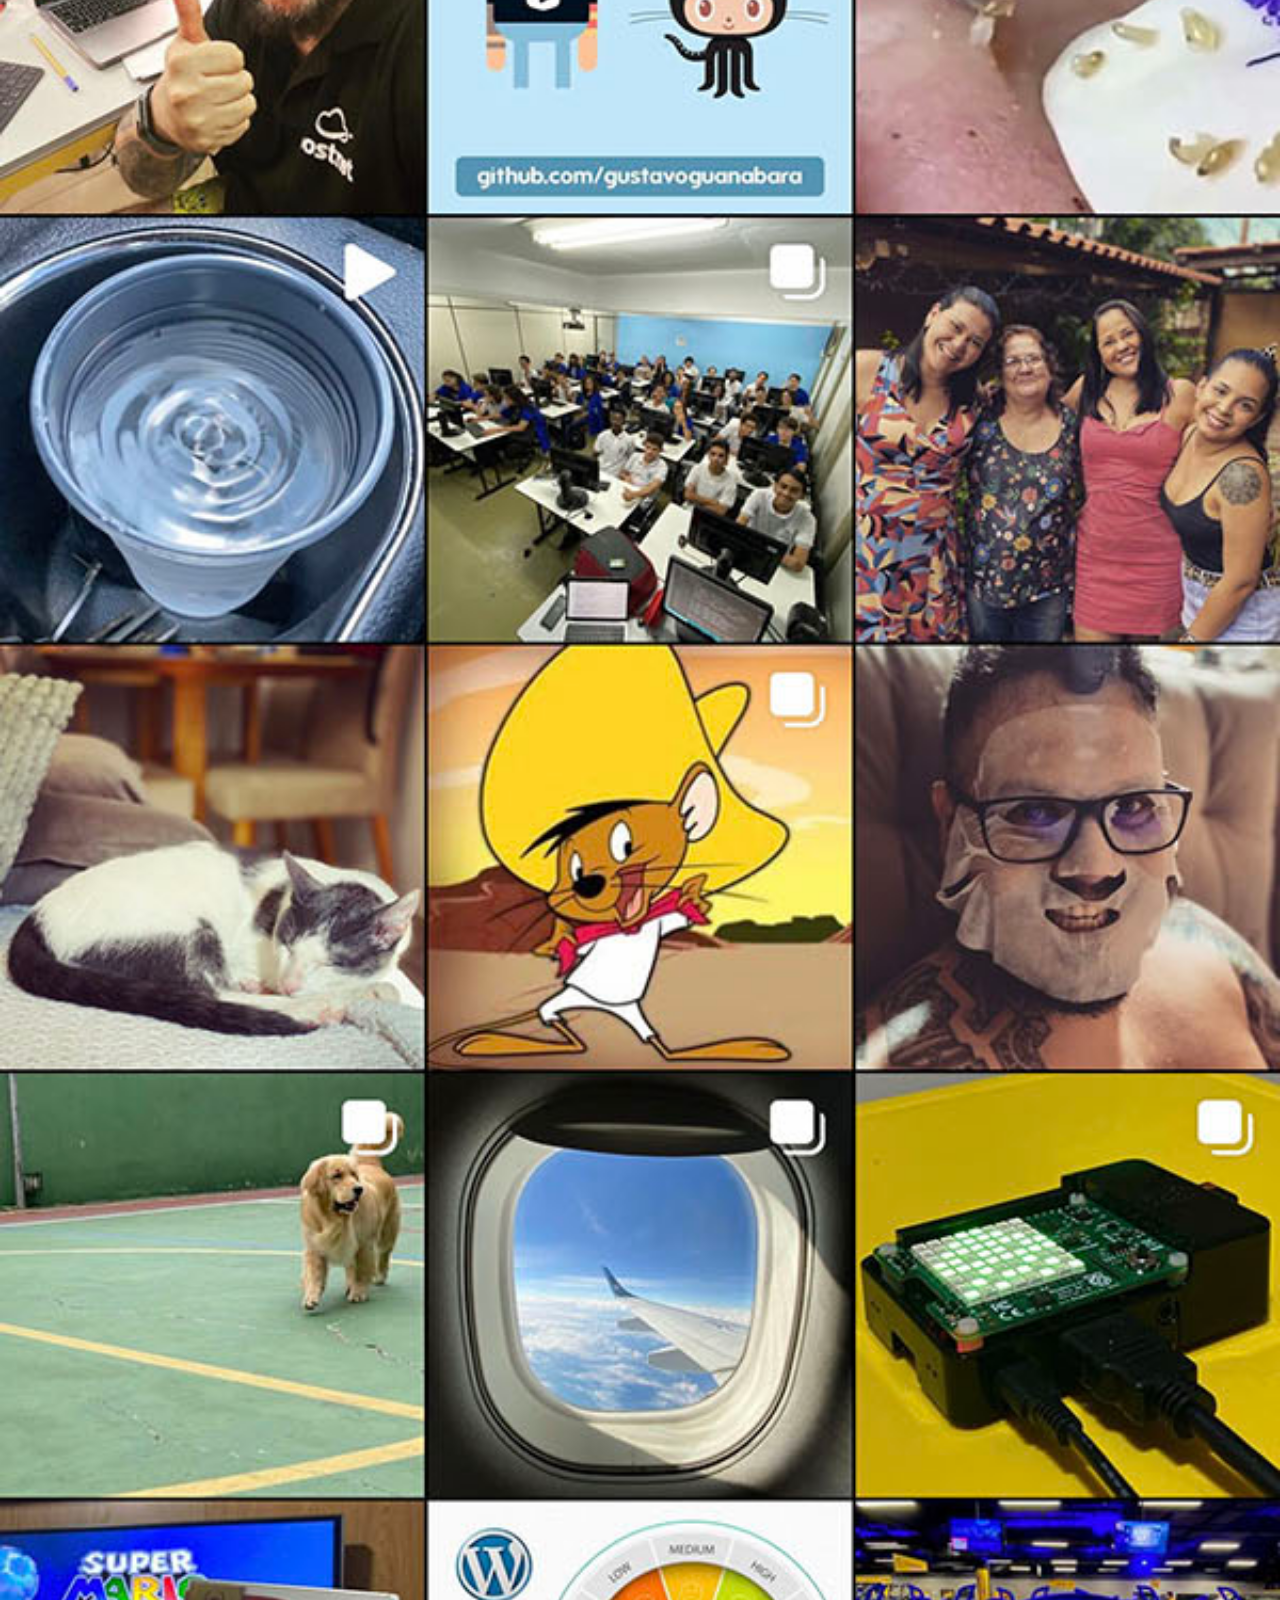
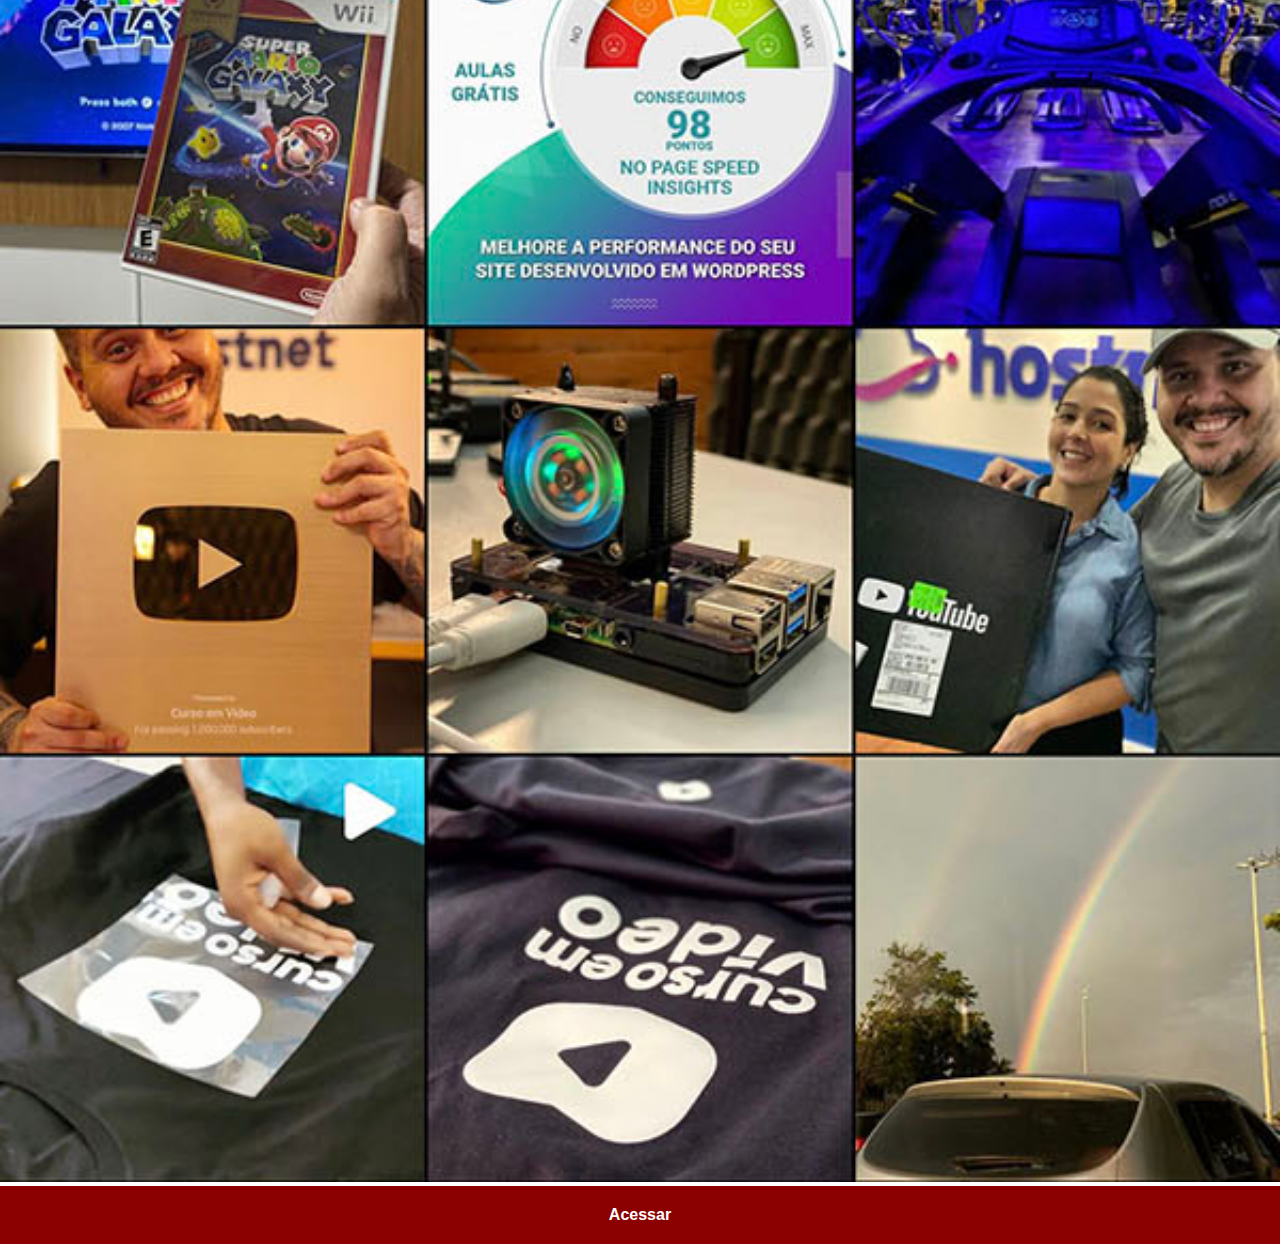
<file: instagram.html>
<!DOCTYPE html>
<html lang="pt-br">
<head>
    <meta charset="UTF-8">
    <meta name="viewport" content="width=device-width, initial-scale=1.0">
    <title>Instagram</title>
    <link rel="stylesheet" href="estilos/social.css">
</head>
<body>
    <img src="imagens/tela-instagram.jpg" alt="instagram">
    <a href="https://www.instagram.com/gustavoguanabara/" target="_blank">Acessar</a>
</body>
</html>
</file>
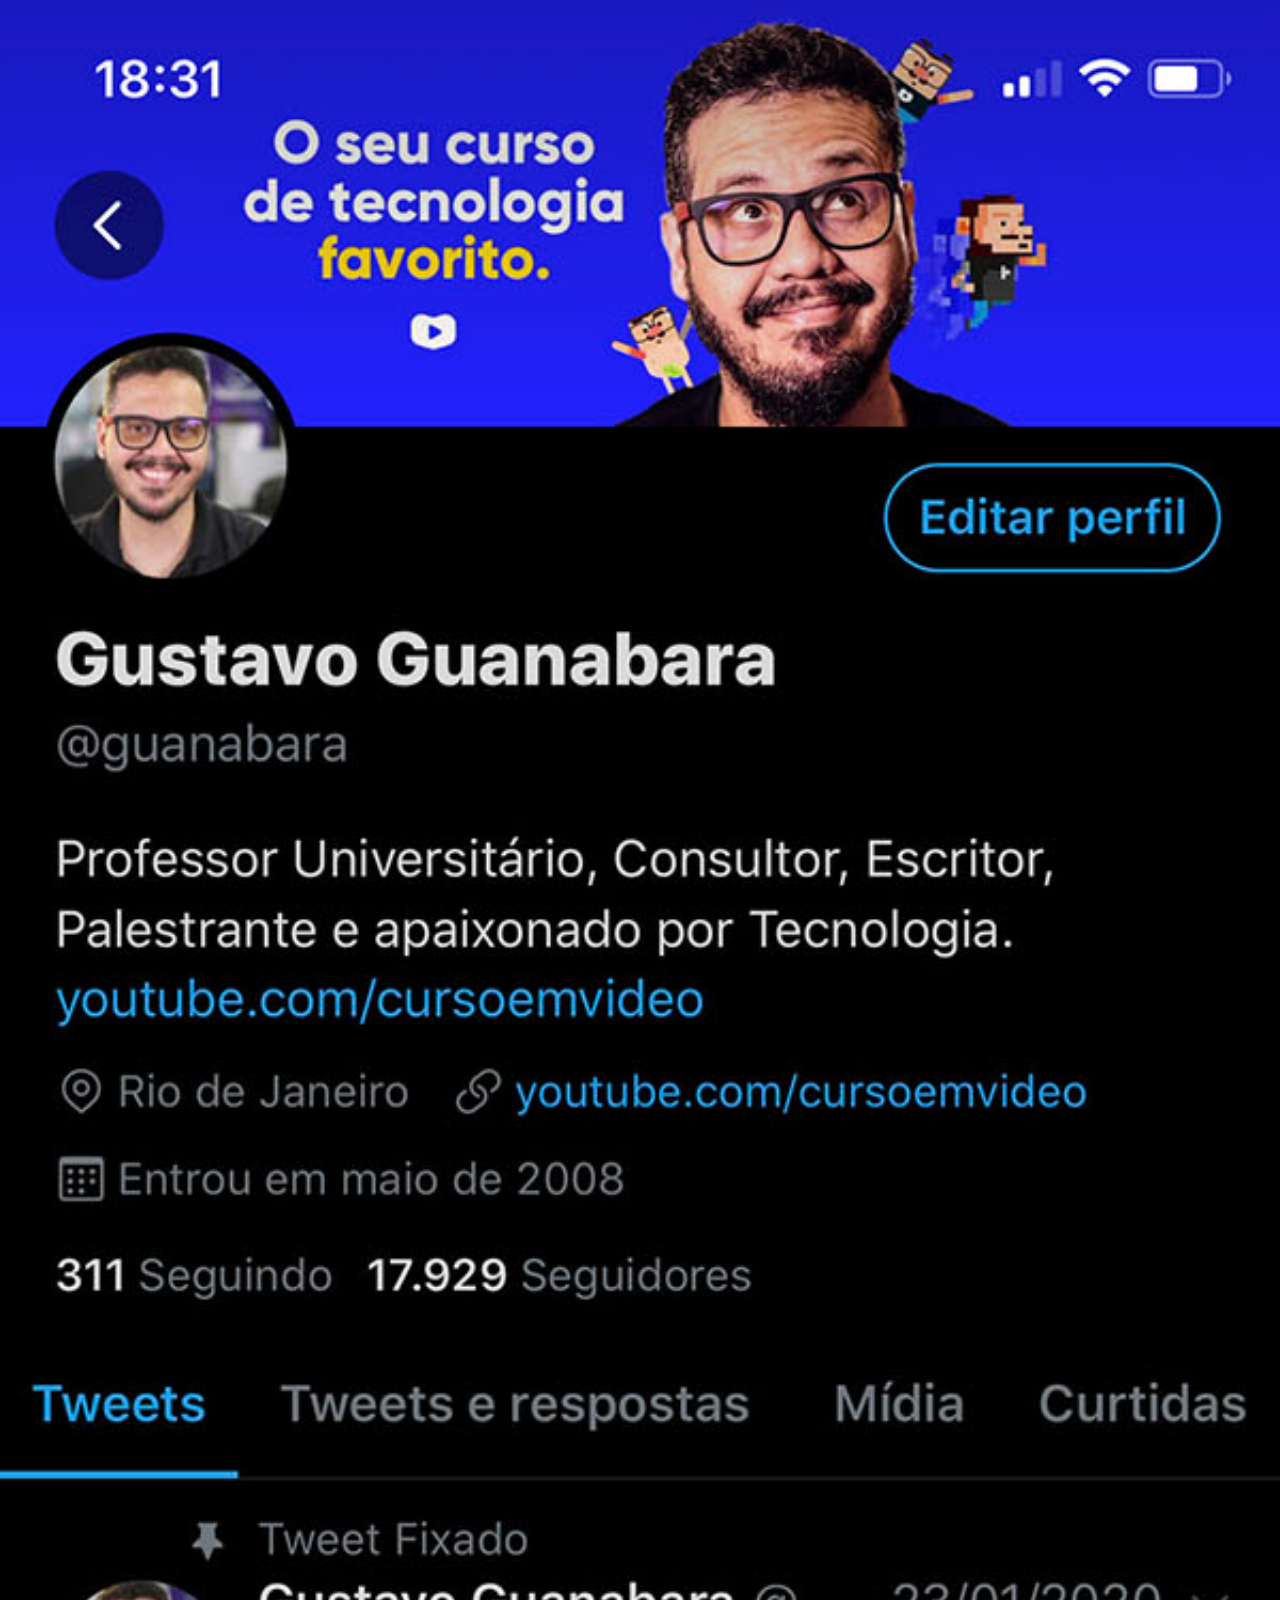
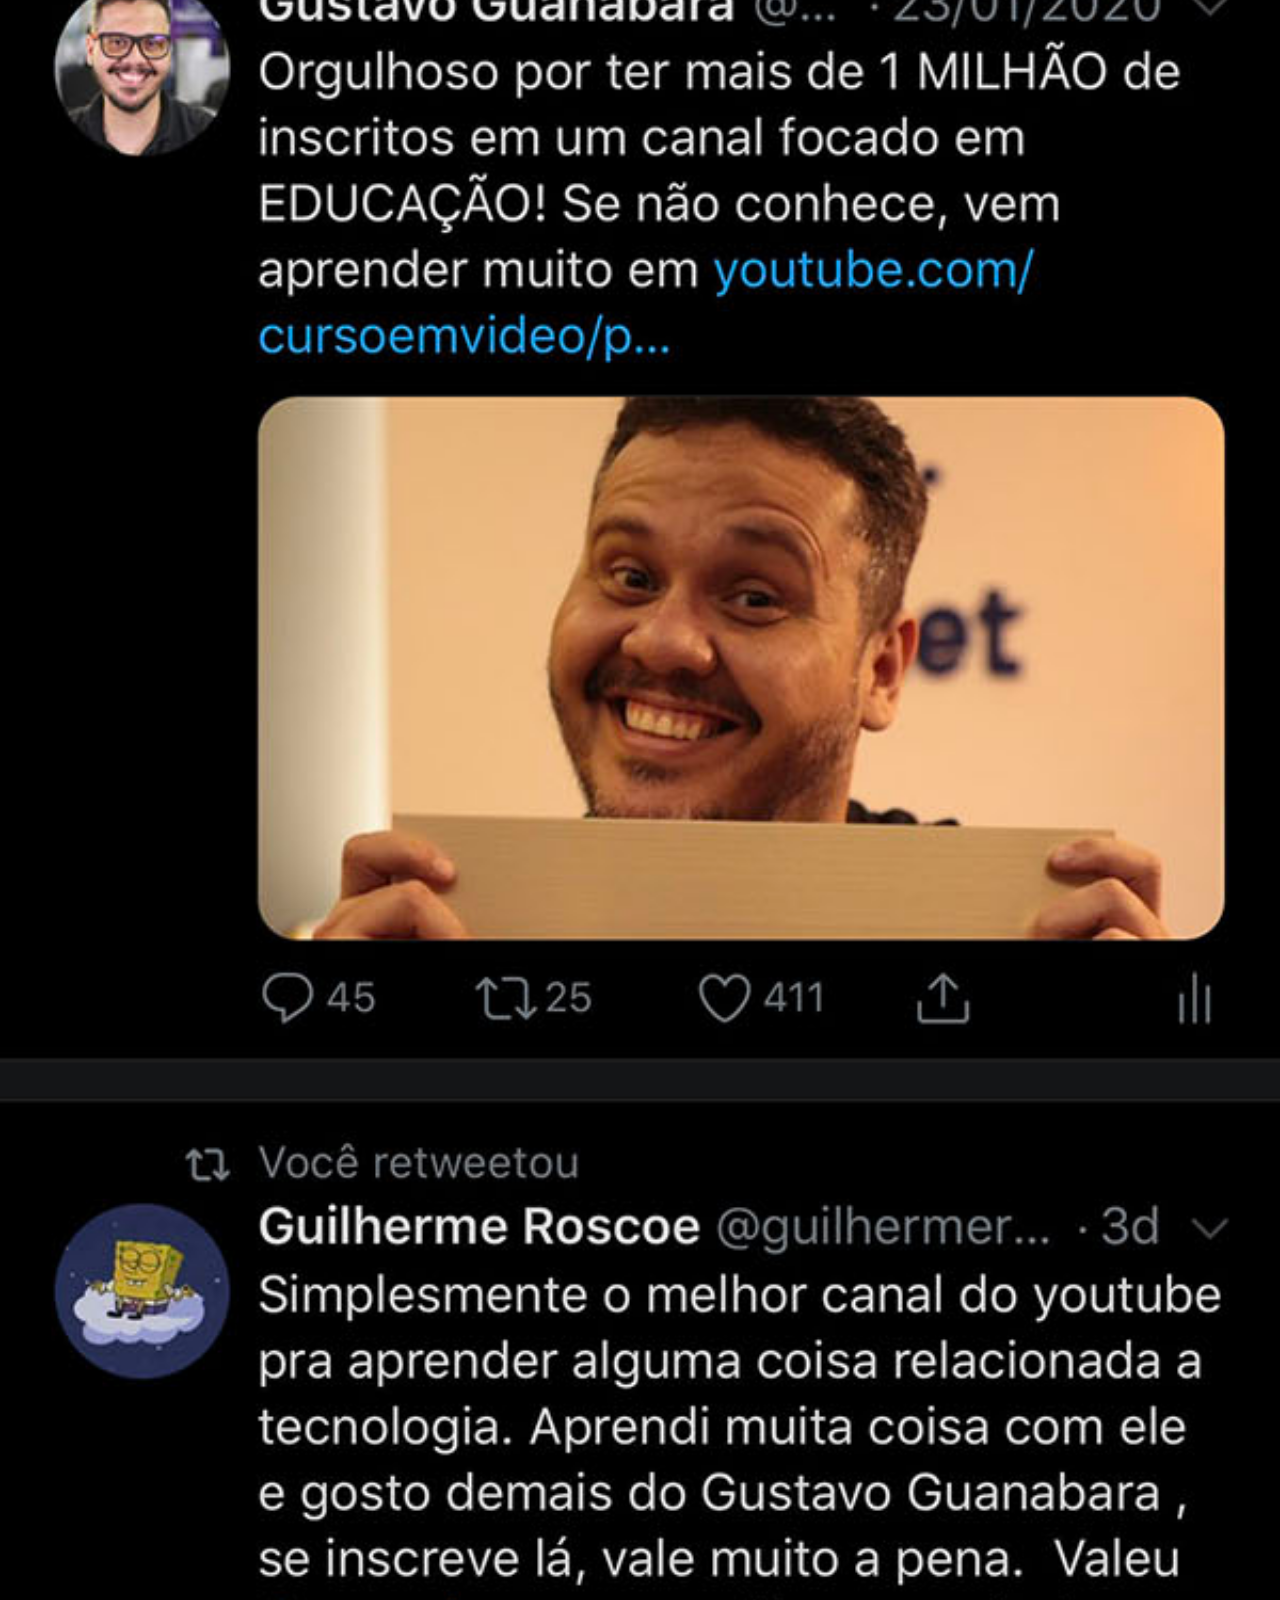
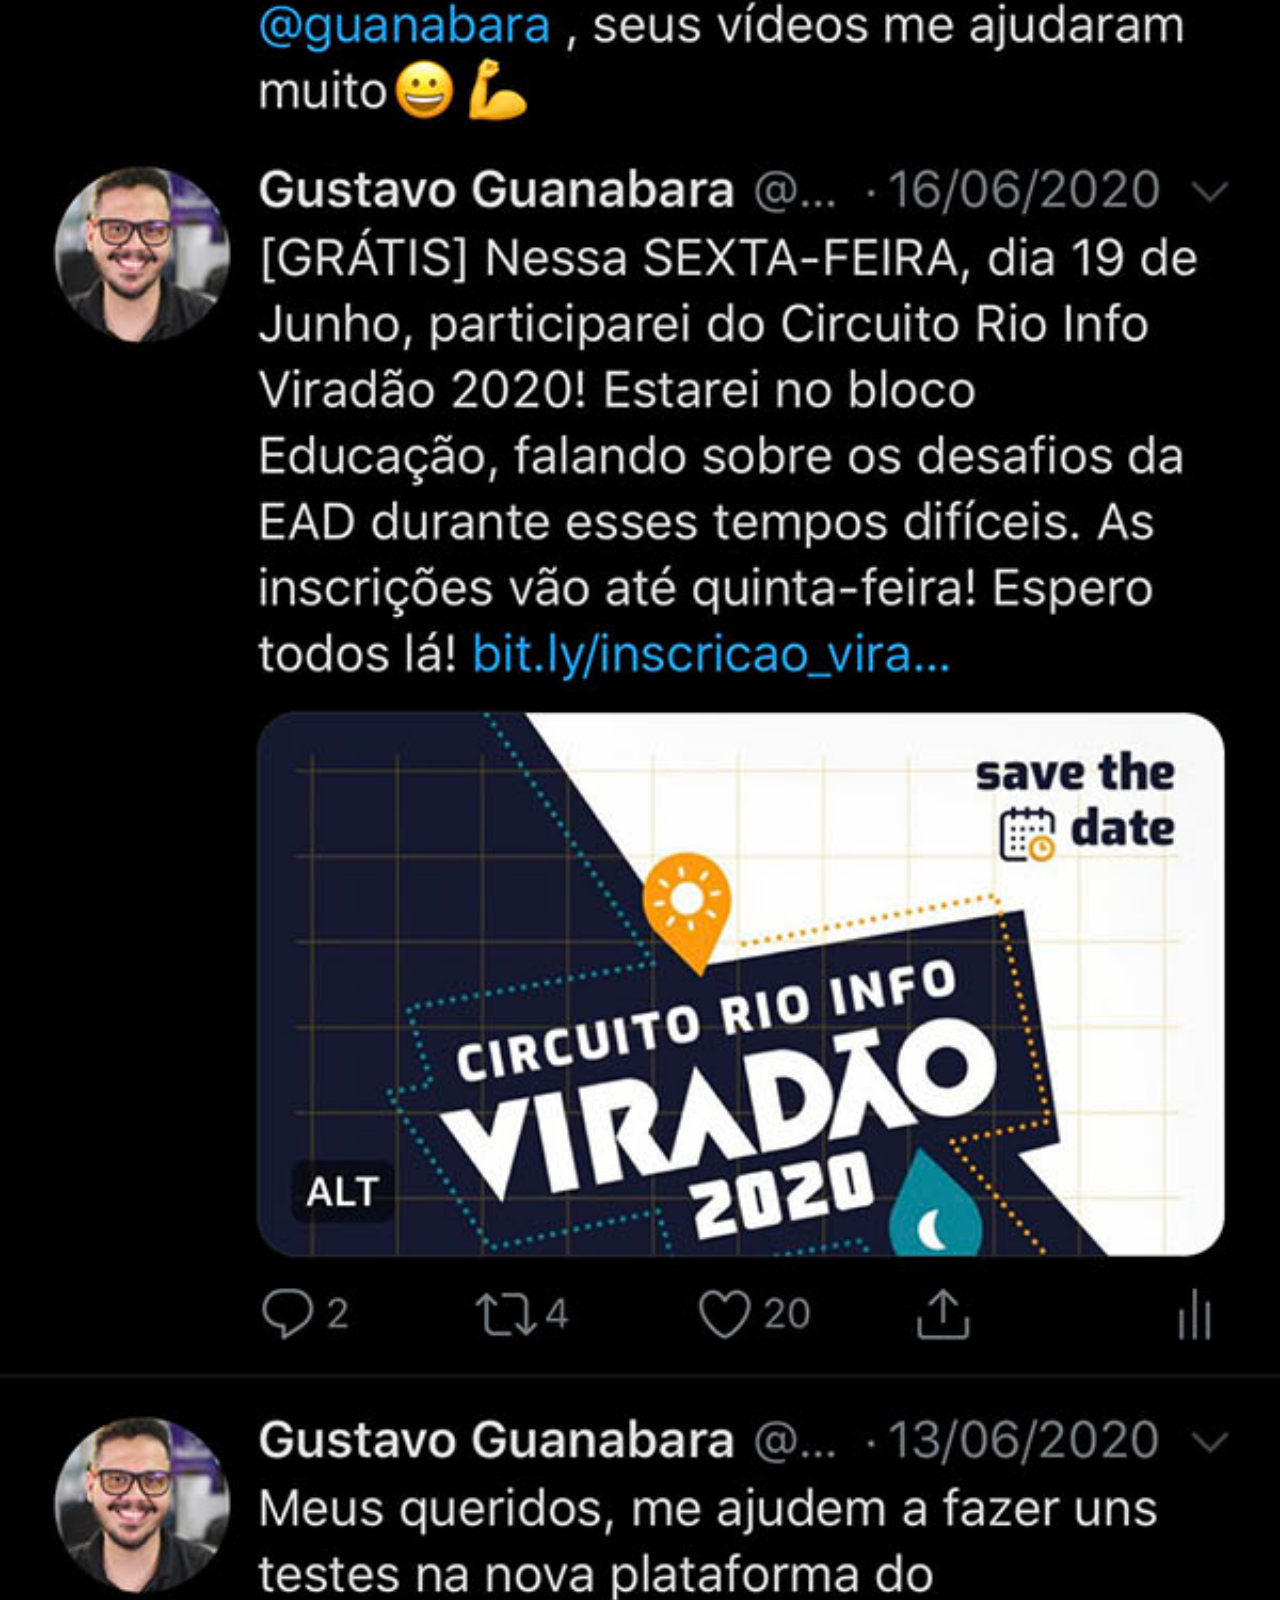
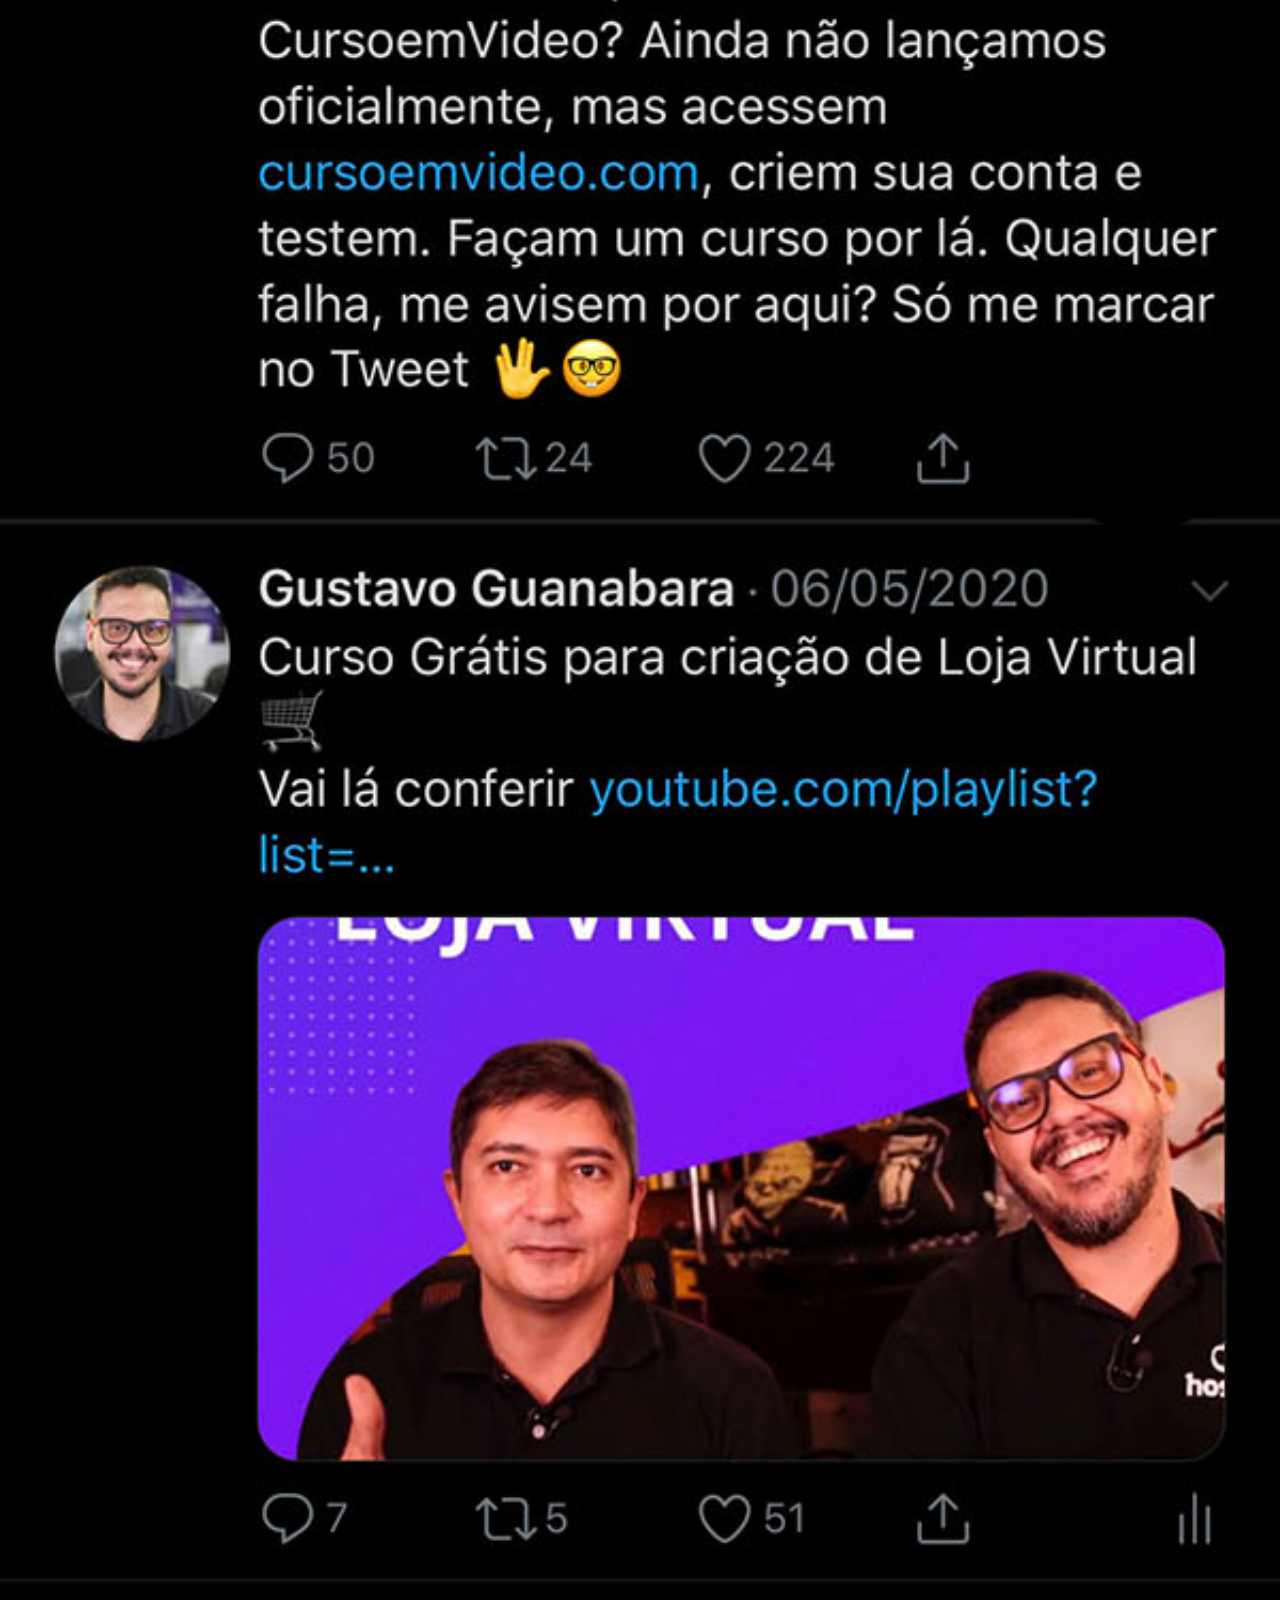
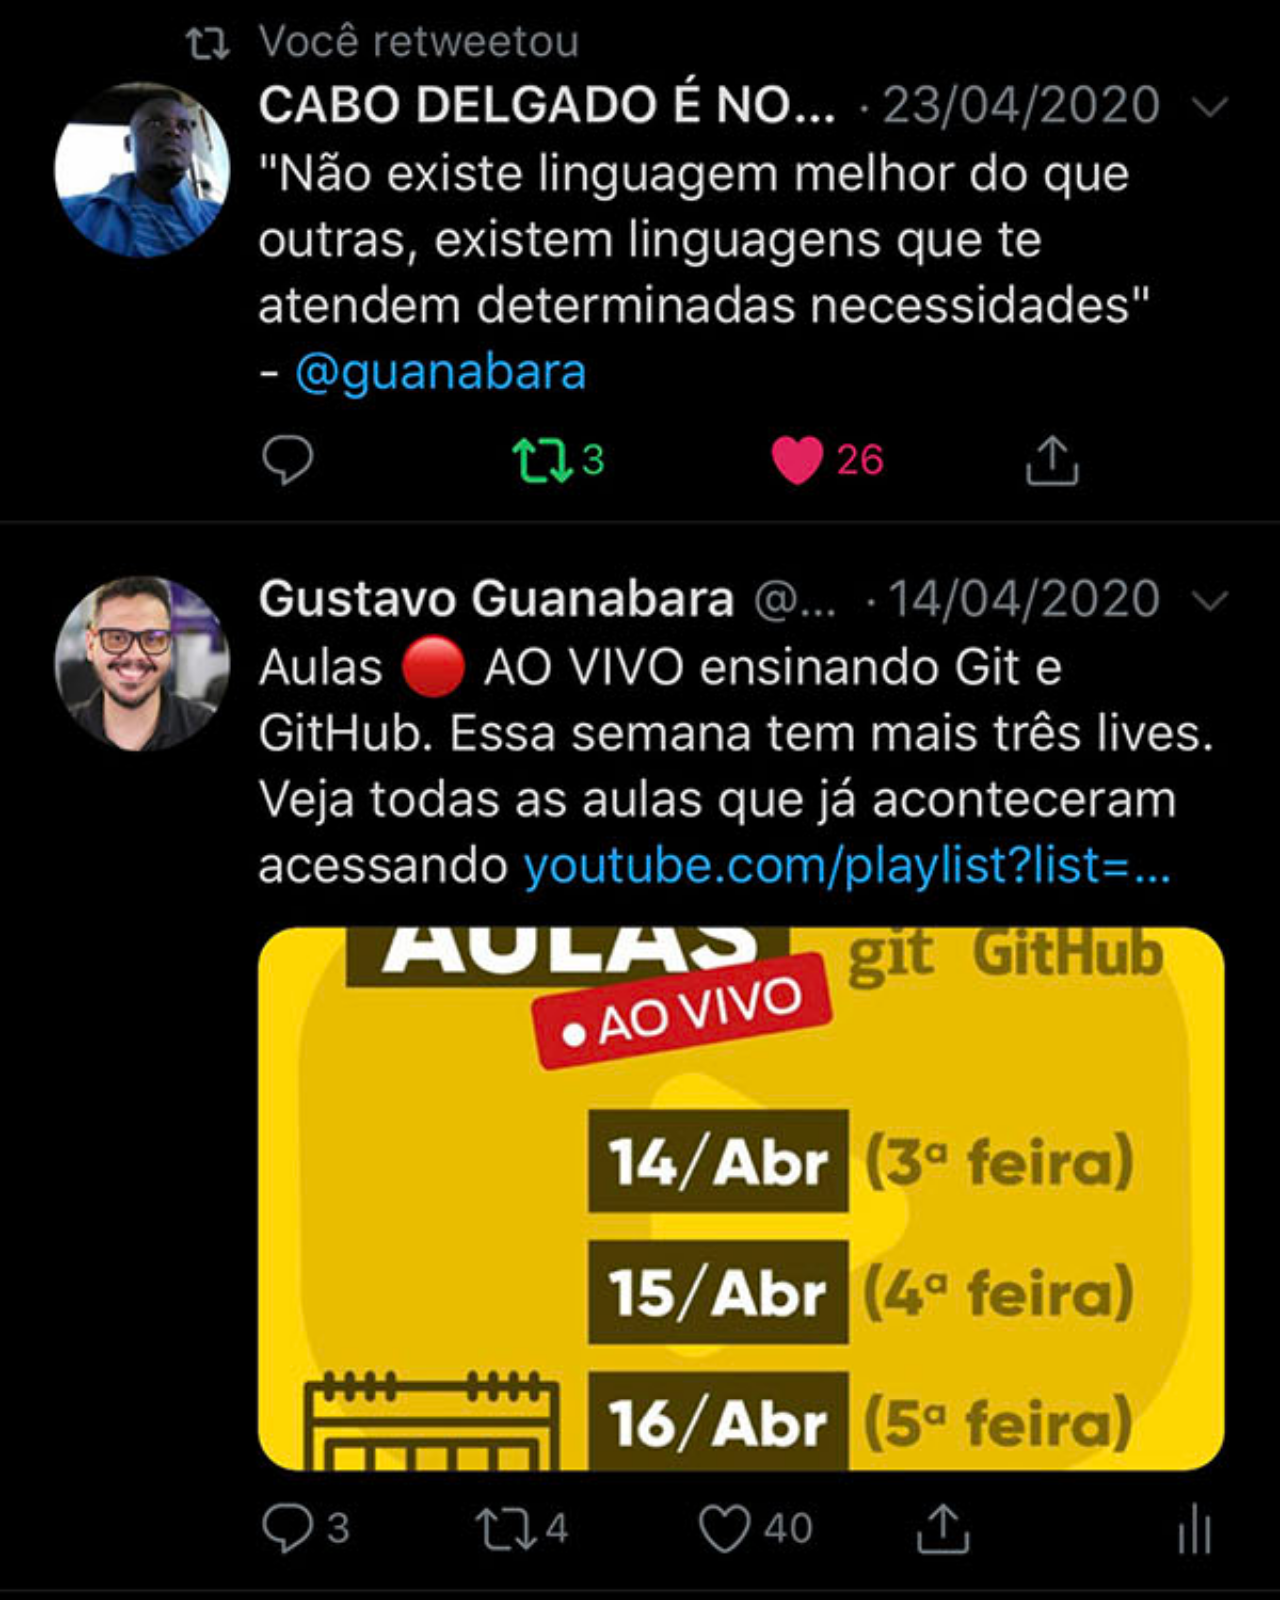
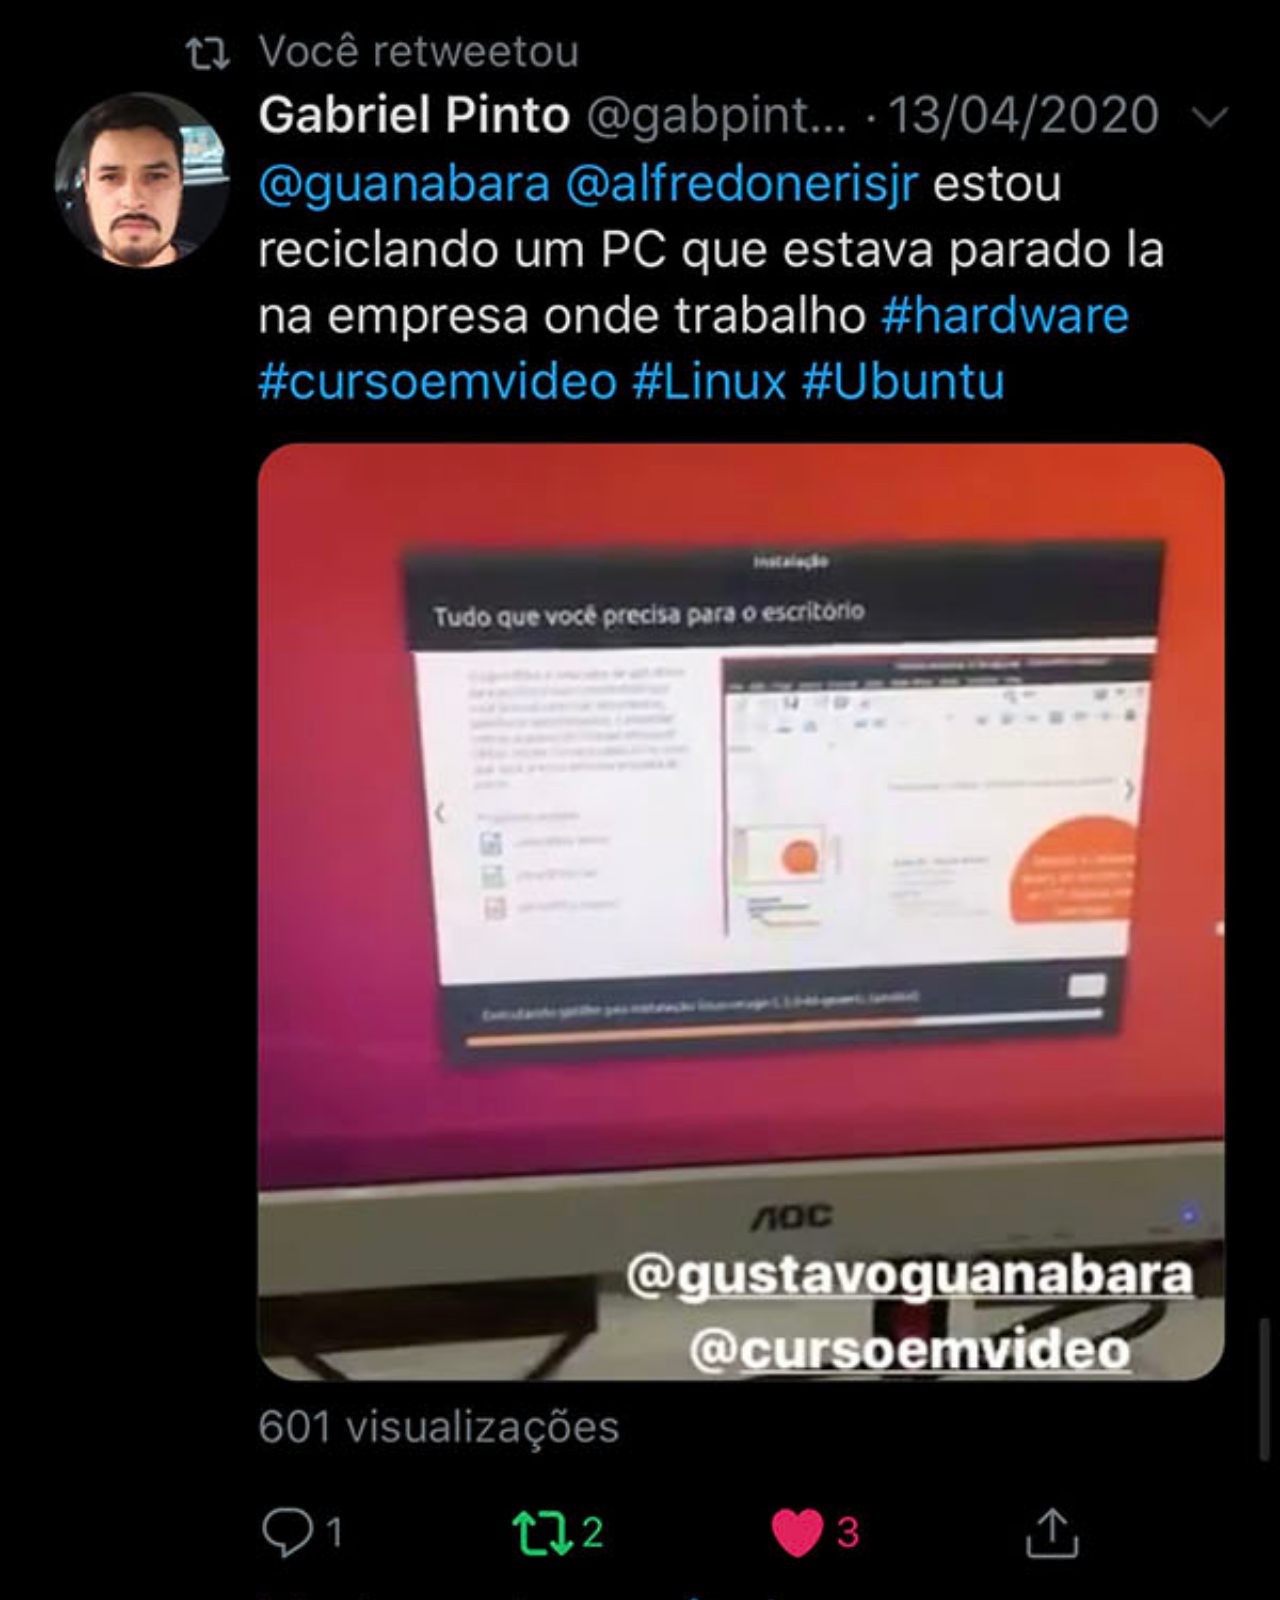
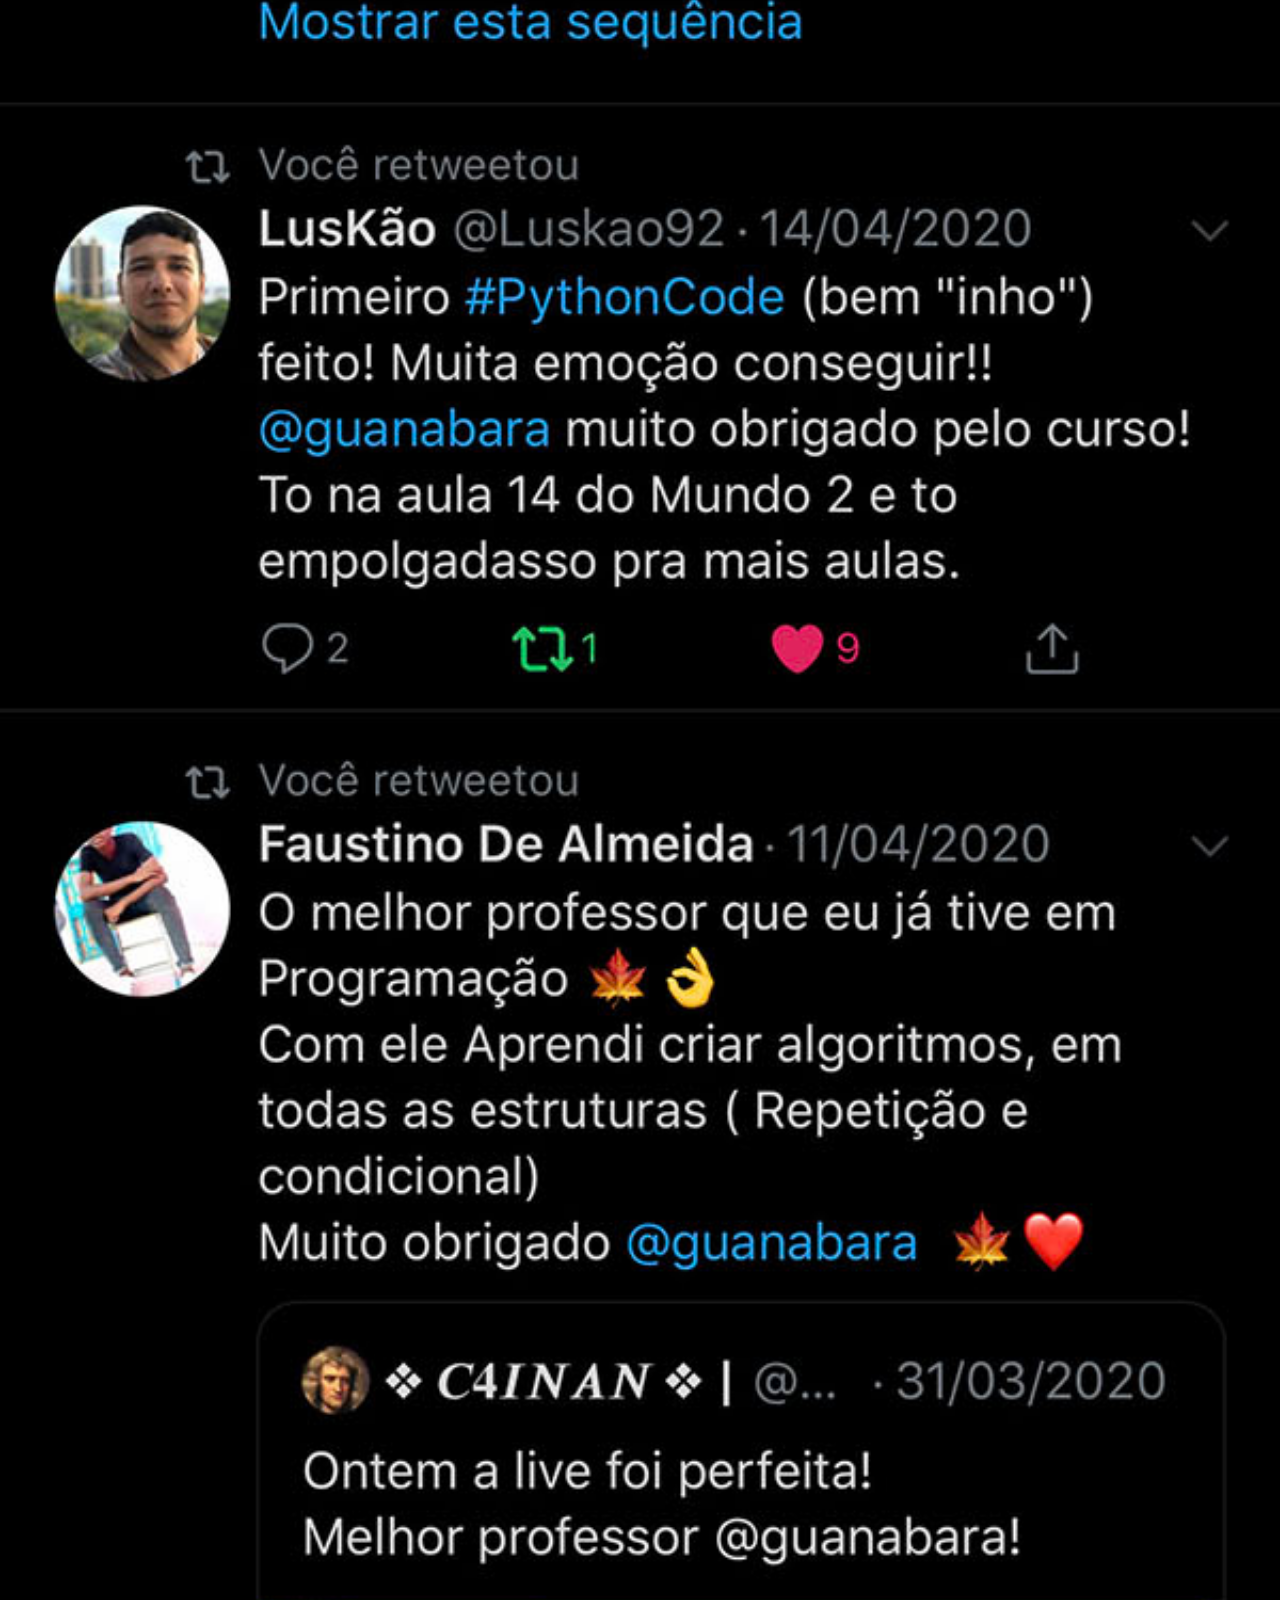
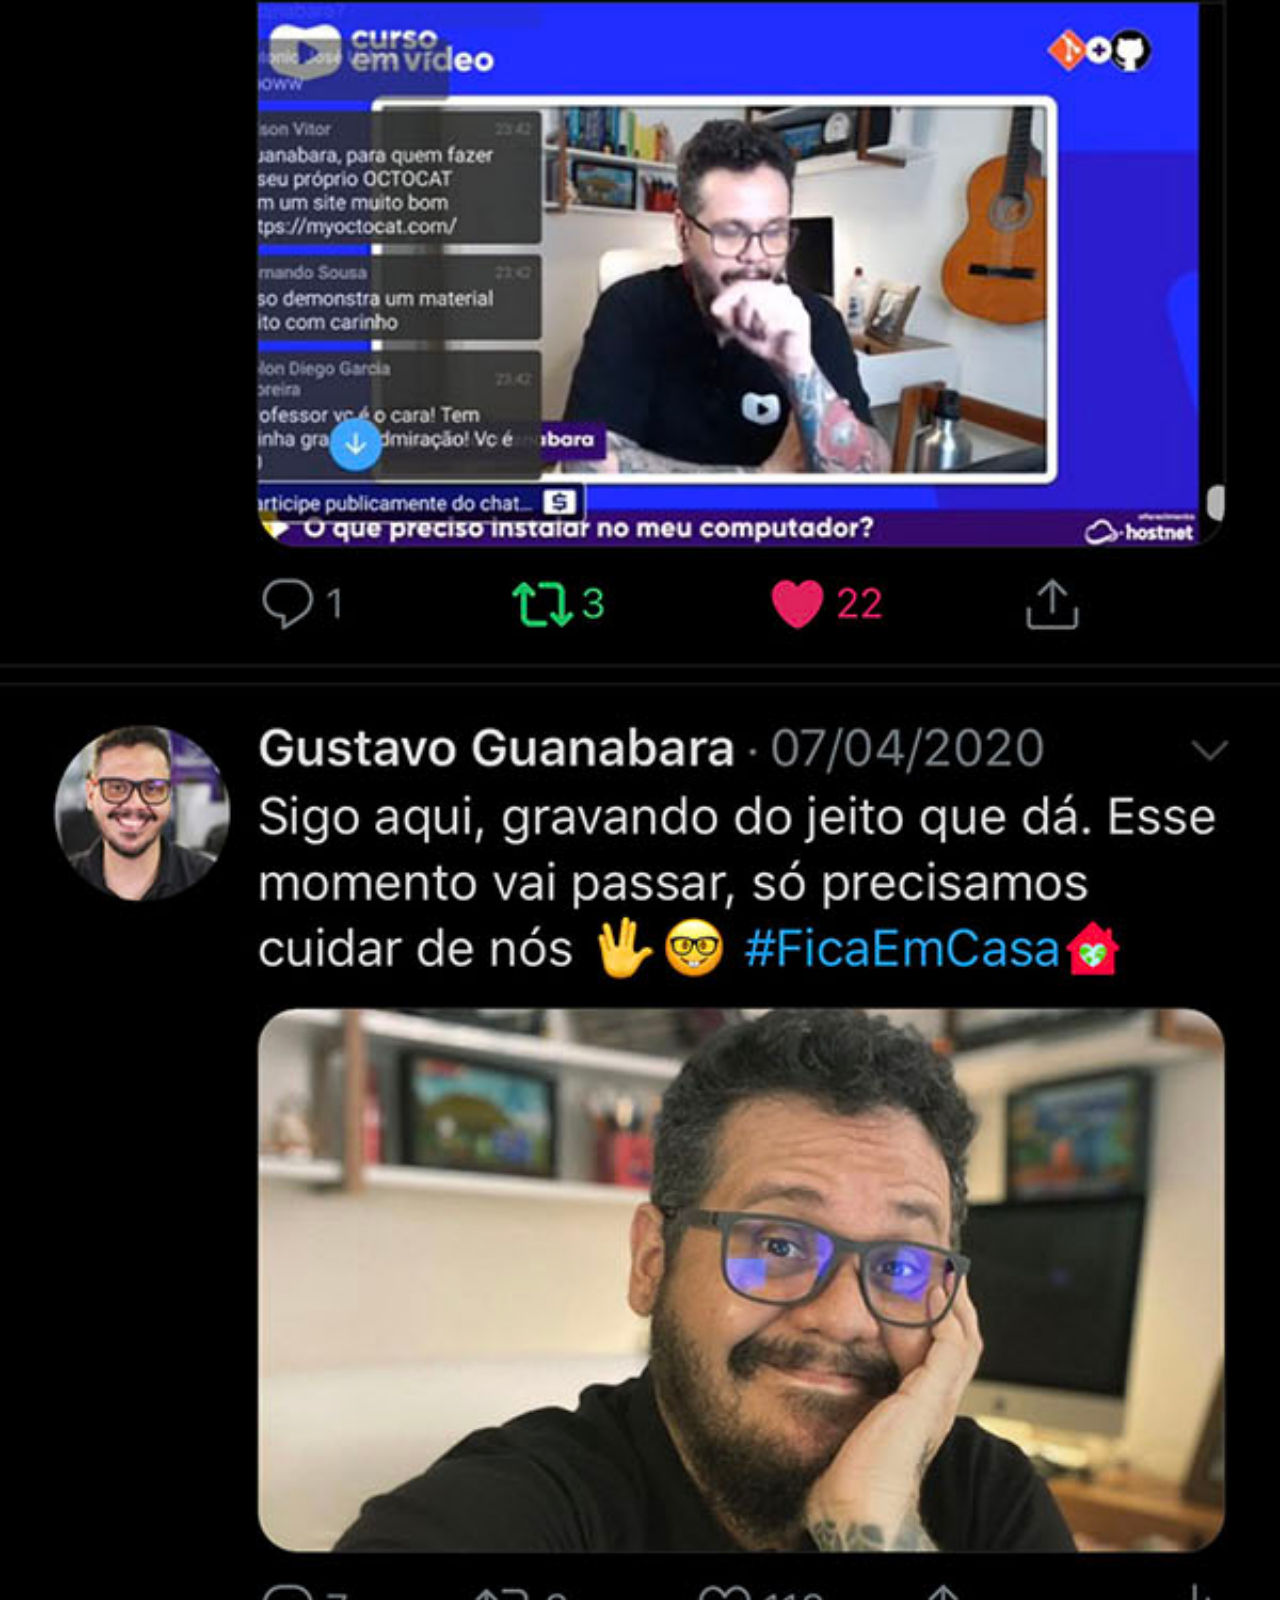
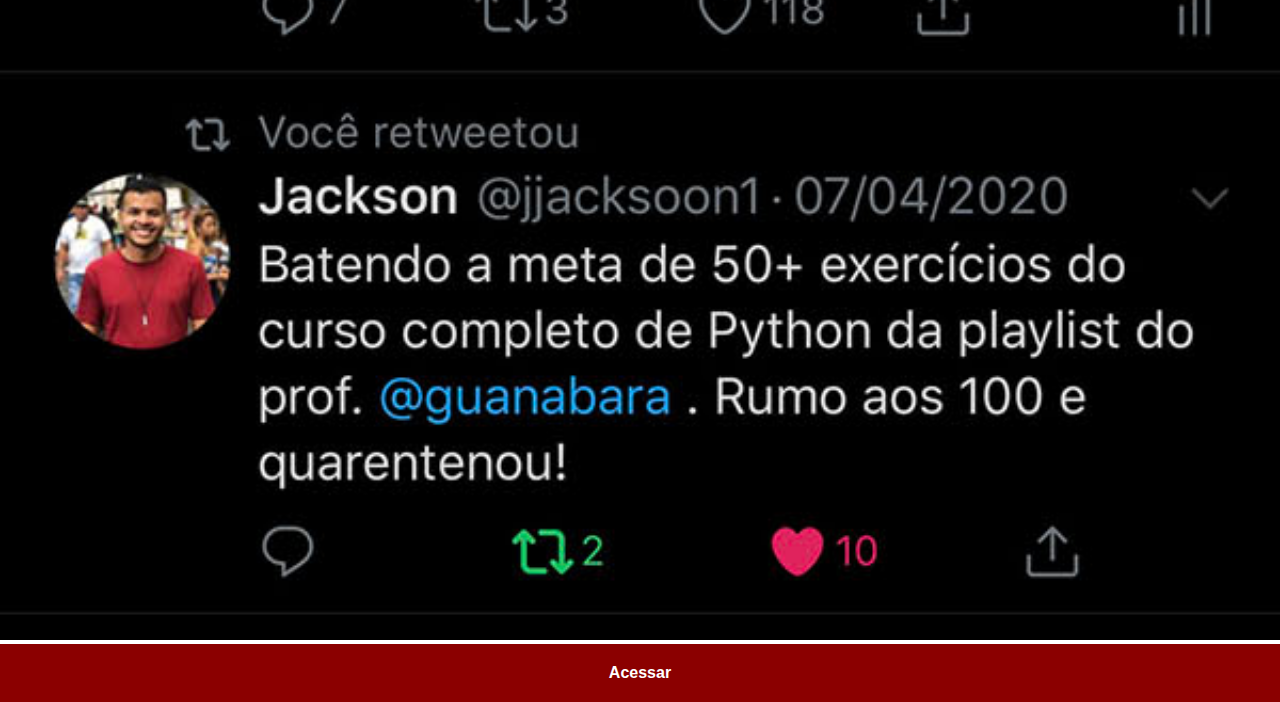
<file: twitter.html>
<!DOCTYPE html>
<html lang="pt-br">
<head>
    <meta charset="UTF-8">
    <meta name="viewport" content="width=device-width, initial-scale=1.0">
    <title>twitter</title>
    <link rel="stylesheet" href="estilos/social.css">
</head>
<body>
    <img src="imagens/tela-twitter.jpg" alt="twitter">
    <a href="https://x.com/guanabara" target="_blank">Acessar</a>
</body>
</html>
</file>
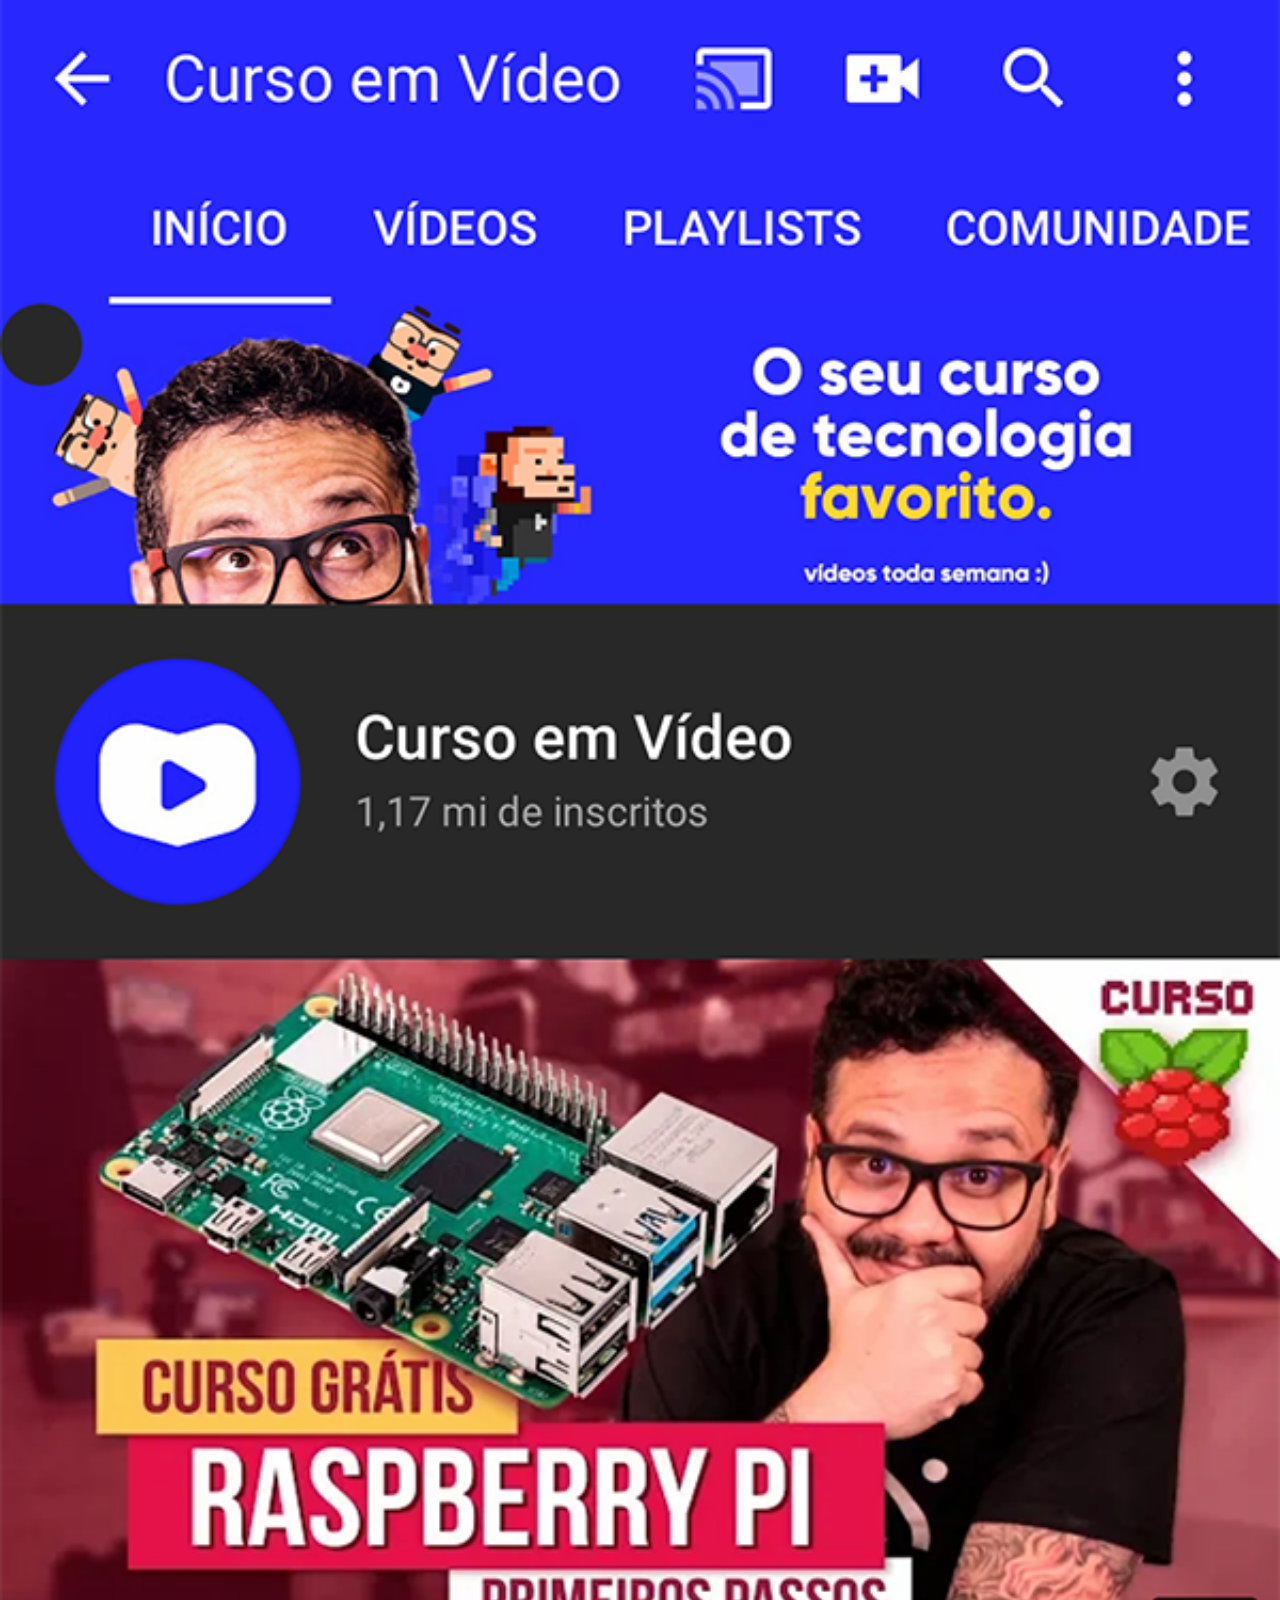
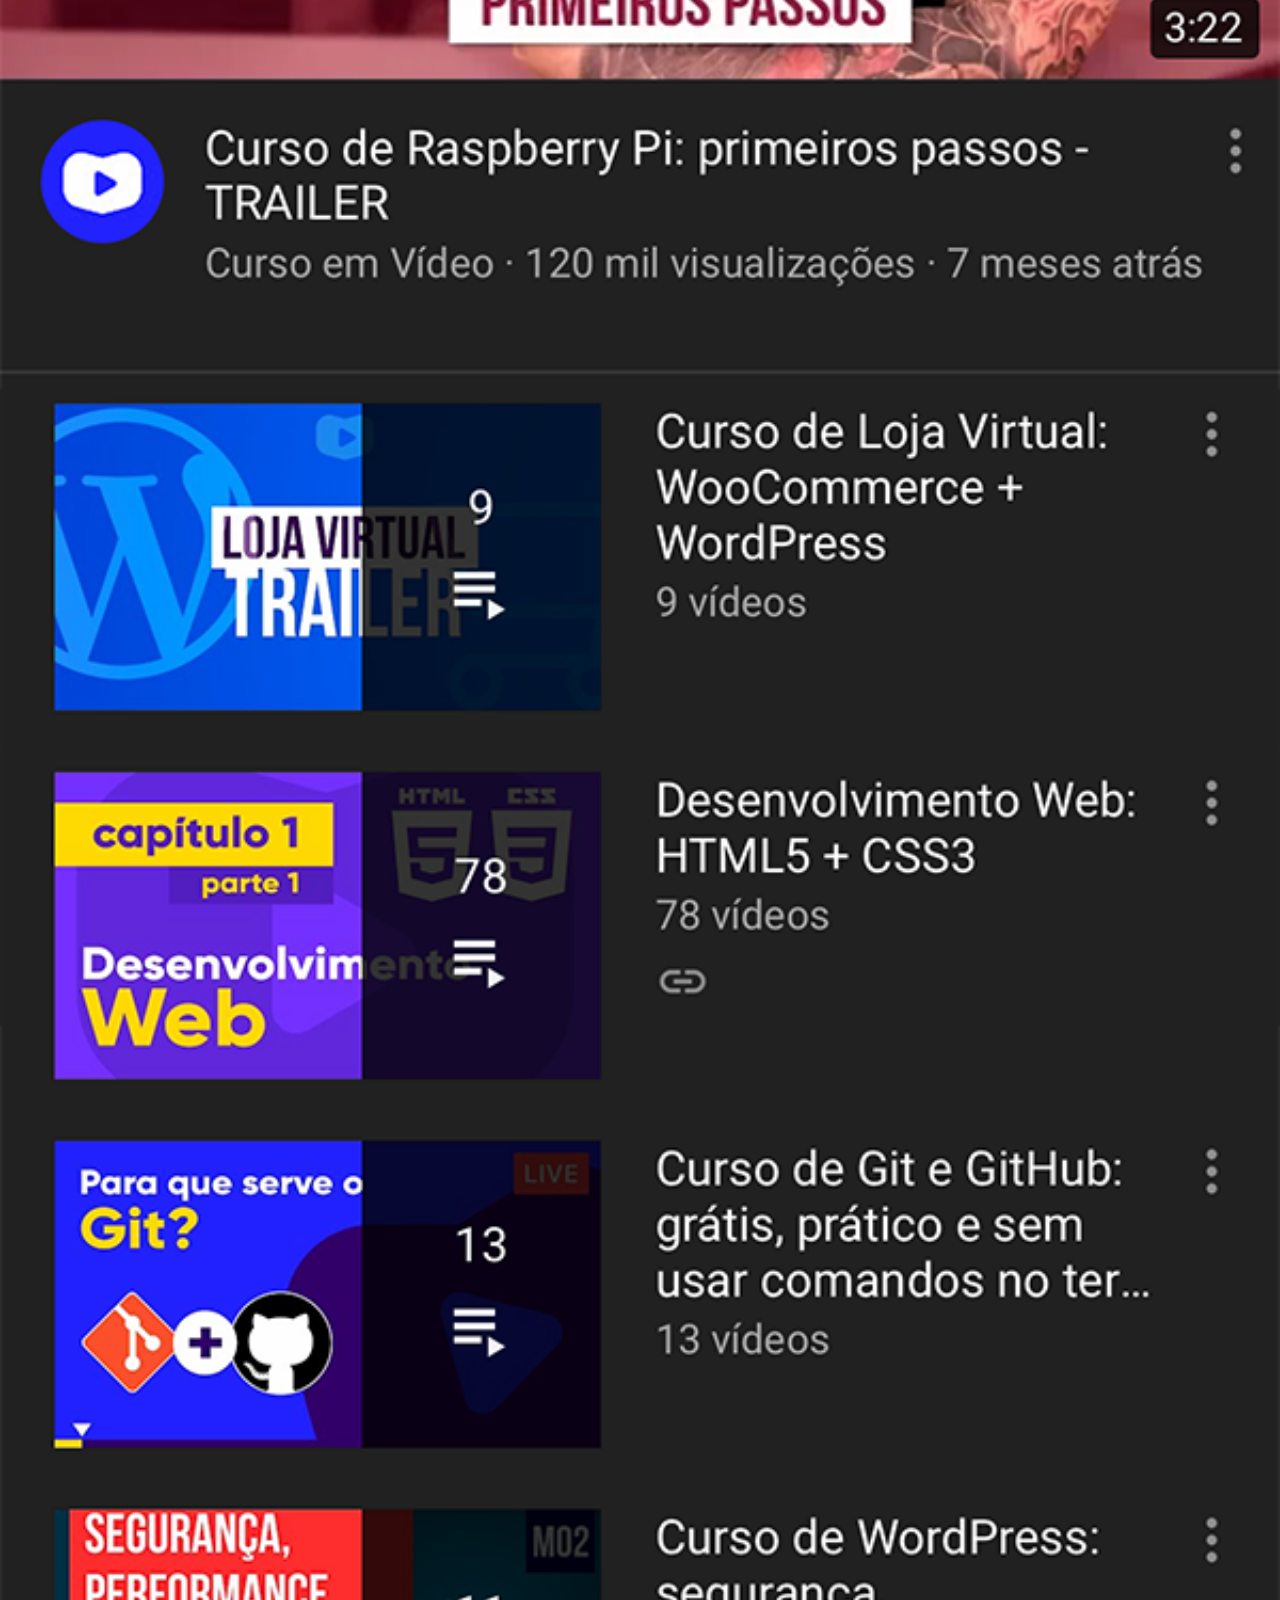
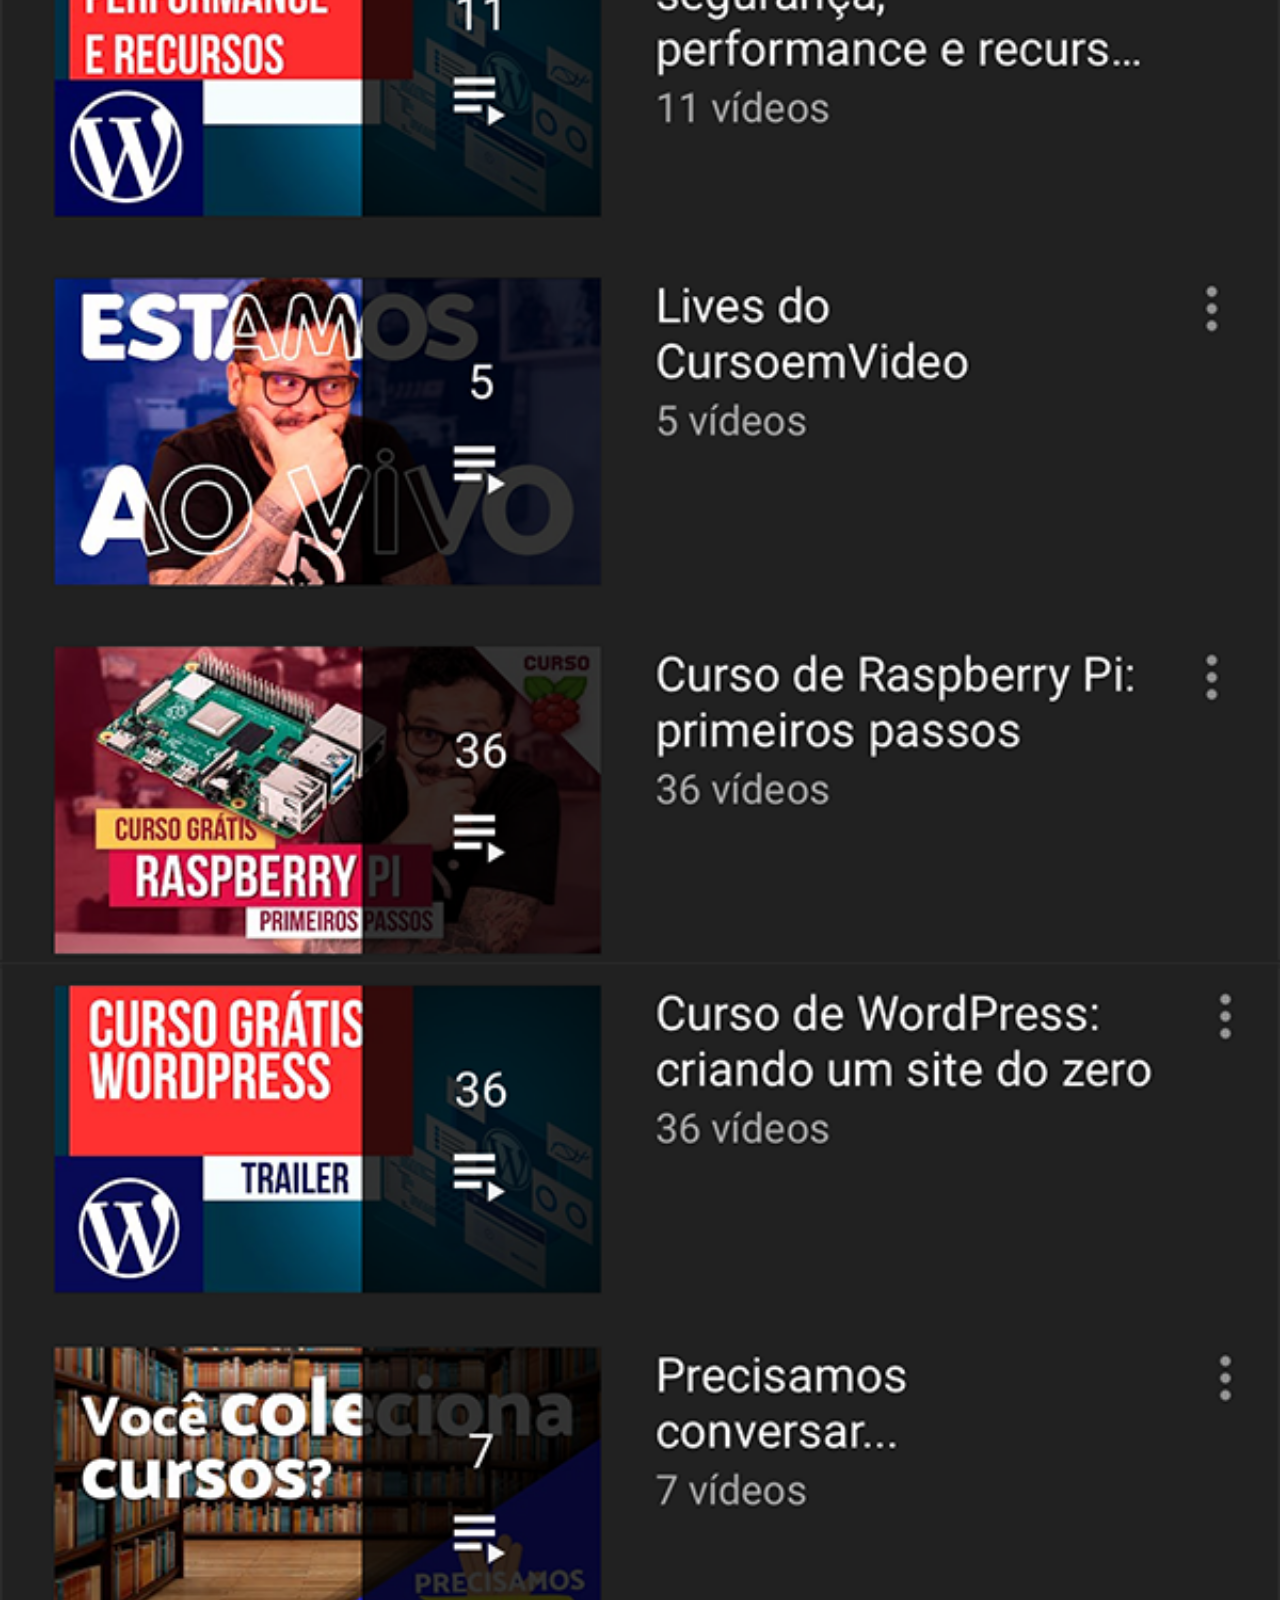
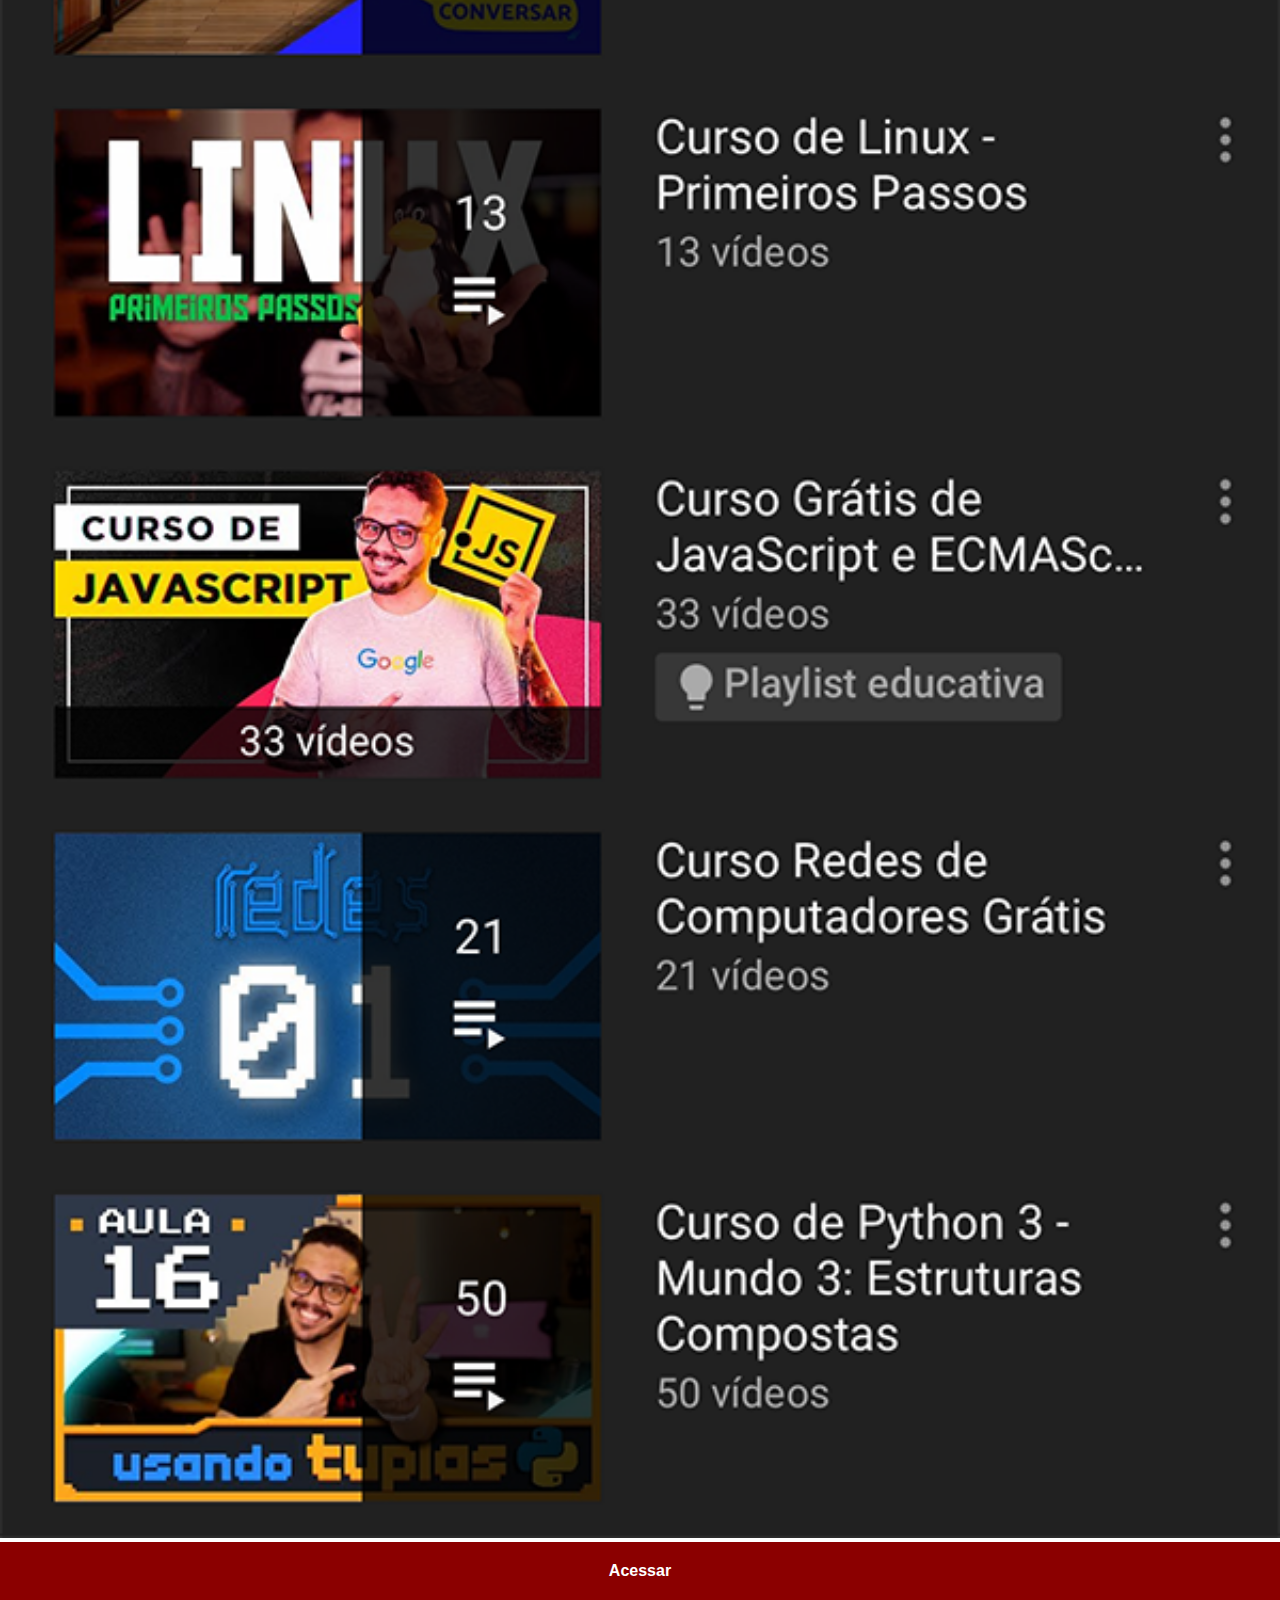
<file: youtube.html>
<!DOCTYPE html>
<html lang="pt-br">
<head>
    <meta charset="UTF-8">
    <meta name="viewport" content="width=device-width, initial-scale=1.0">
    <title>youtube</title>
    <link rel="stylesheet" href="estilos/social.css">
</head>
<body>
    <img src="imagens/tela-youtube.png" alt="youtube">
    <a href="https://www.youtube.com/c/CursoemV%C3%ADdeo" target="_blank">Acessar</a>
</body>
</html>
</file>
<file: estilos/estilos.css>
@charset "UTF-8";

* {
    margin: 0px;
    padding: 0px;
    font-family: Arial, Helvetica, sans-serif;
}

html, body{
    height: 100vh;
    width: 100vw;
    background-color: black;
}

body{
    background: url(../imagens/fundo-madeira.jpg) no-repeat top center;
    background-size: cover;
    background-attachment: fixed;
}

main{
    height: 100vh;
    position: relative;
    
}


section#telefone{
    position: absolute;
    top: 50%;
    left: 50%;
    transform: translate(-50%, -50%);

    height: 627px;
    width: 311px;
    background: url(../imagens/frame-iphone.png) no-repeat ;
    
}

iframe#tela{
    position: relative;
    top: 80px;
    left: 22px;
    width: 267px;
    height: 472px;
    
}

section#redes-sociais {
    text-align: right;
}

section#redes-sociais img{
    width: 60px;
    margin: 10px;
    border-radius: 50%;
    box-shadow: 2px 2px 5px rgba(0, 0, 0, 0.404);
    box-sizing: border-box;
}

section#redes-sociais img:hover{
    border: 2px solid rgba(255, 255, 255, 0.623);
    transform: translate(-3px, -3px);
    box-shadow: 5px 5px 10px rgba(0, 0, 0, 0.603) ;
    transition: 0.5s, border 1s;

}
</file>
<file: estilos/social.css>
@charset "UTF-8";

 * {
            margin: 0px;
            padding: 0px;
            font-family: Arial, Helvetica, sans-serif;
        }

        ::-webkit-scrollbar{
            width: 0px;
            height: 0px;
        }

        img{
            width: 100vw;

        }

        a{
            display: block;
            background-color: darkred;
            padding: 20px;
            text-align: center;
            font-weight: bolder;
            text-decoration: none;
            color: white;
        }

        a:hover{
            background-color: red;
        }
</file>
